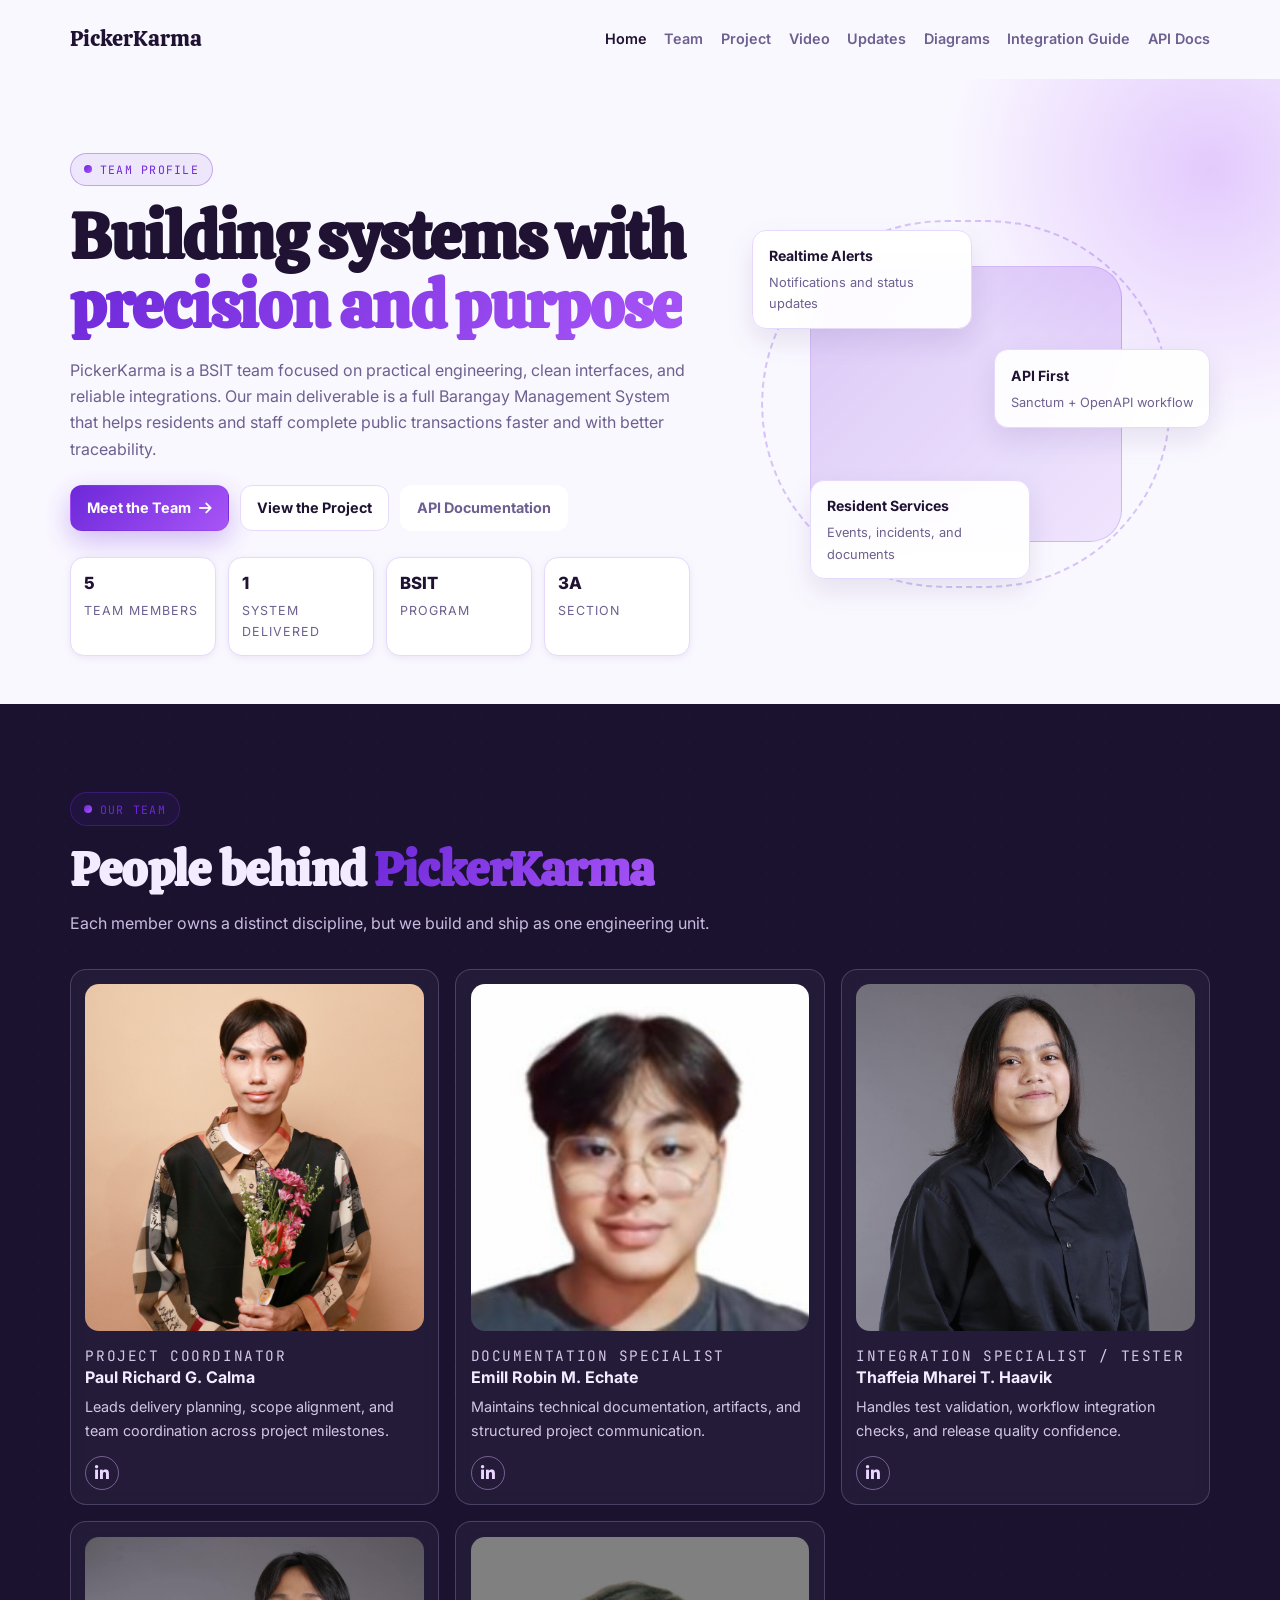
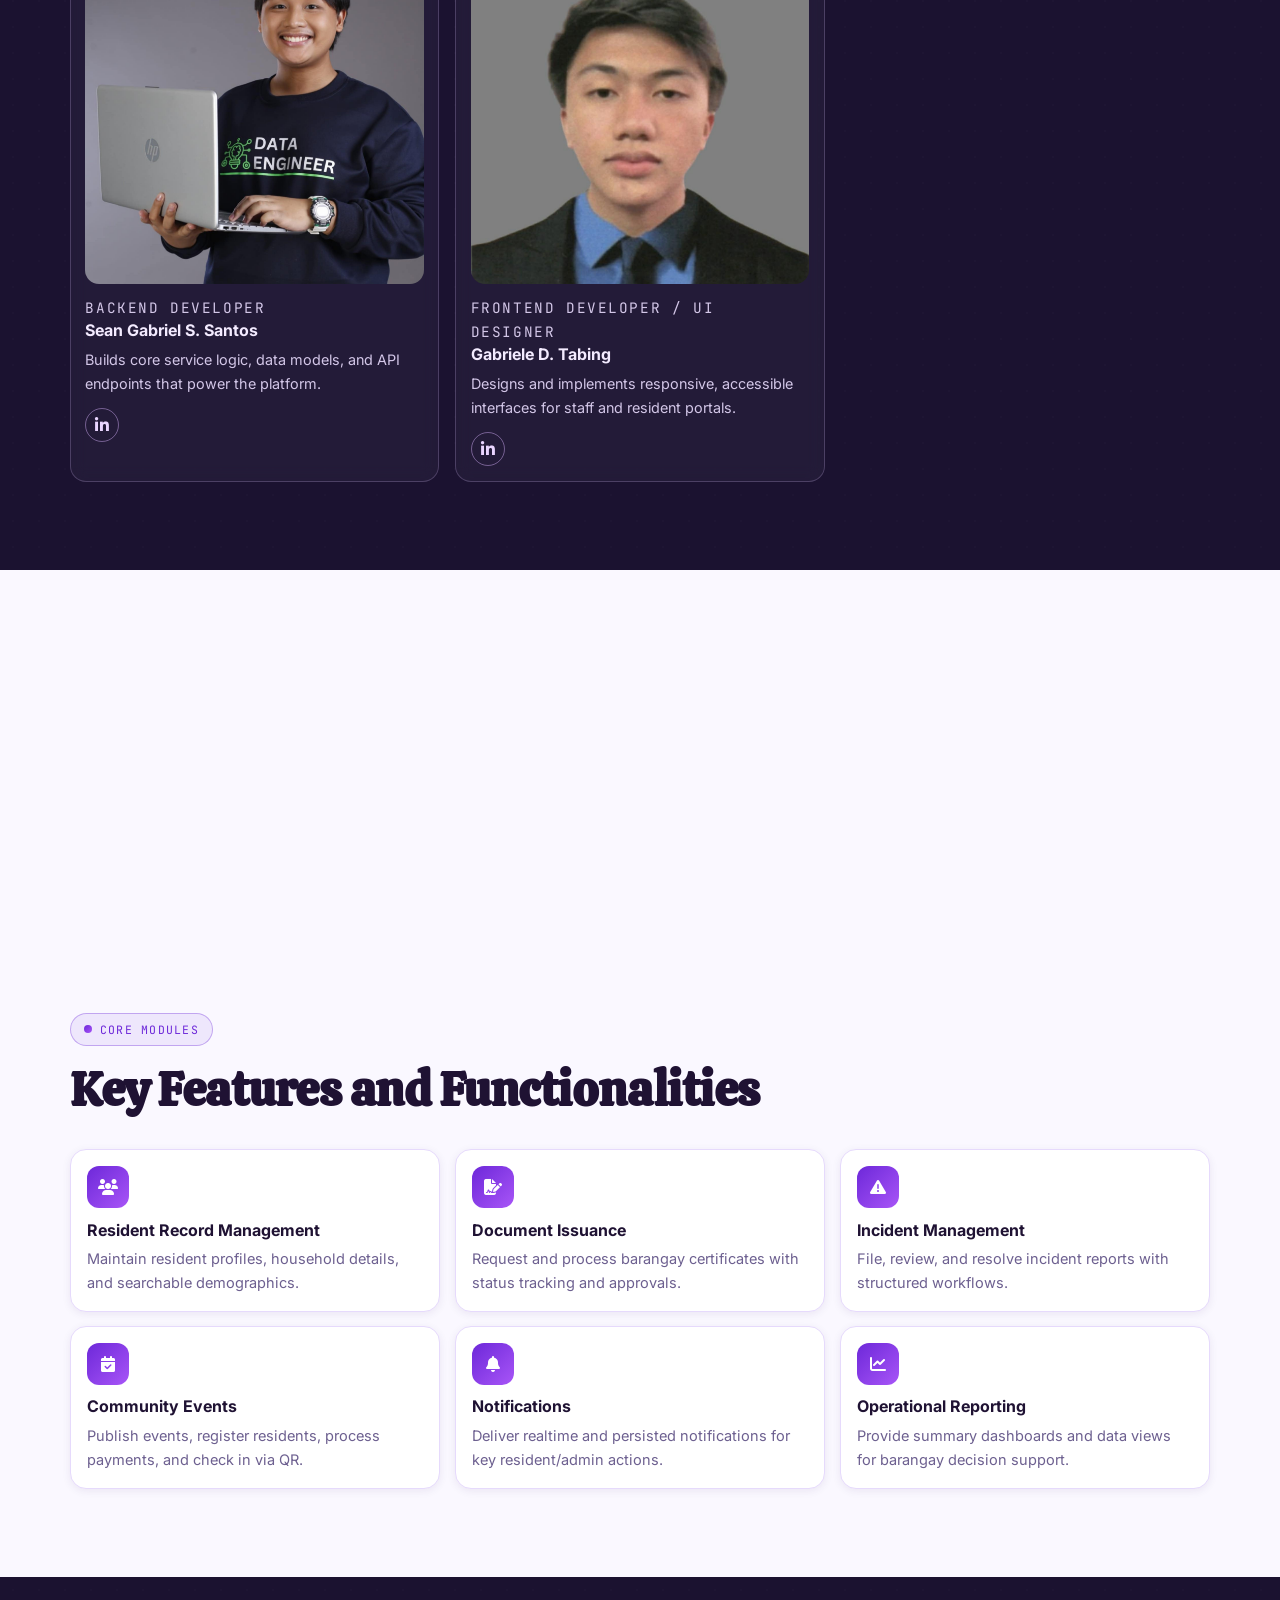
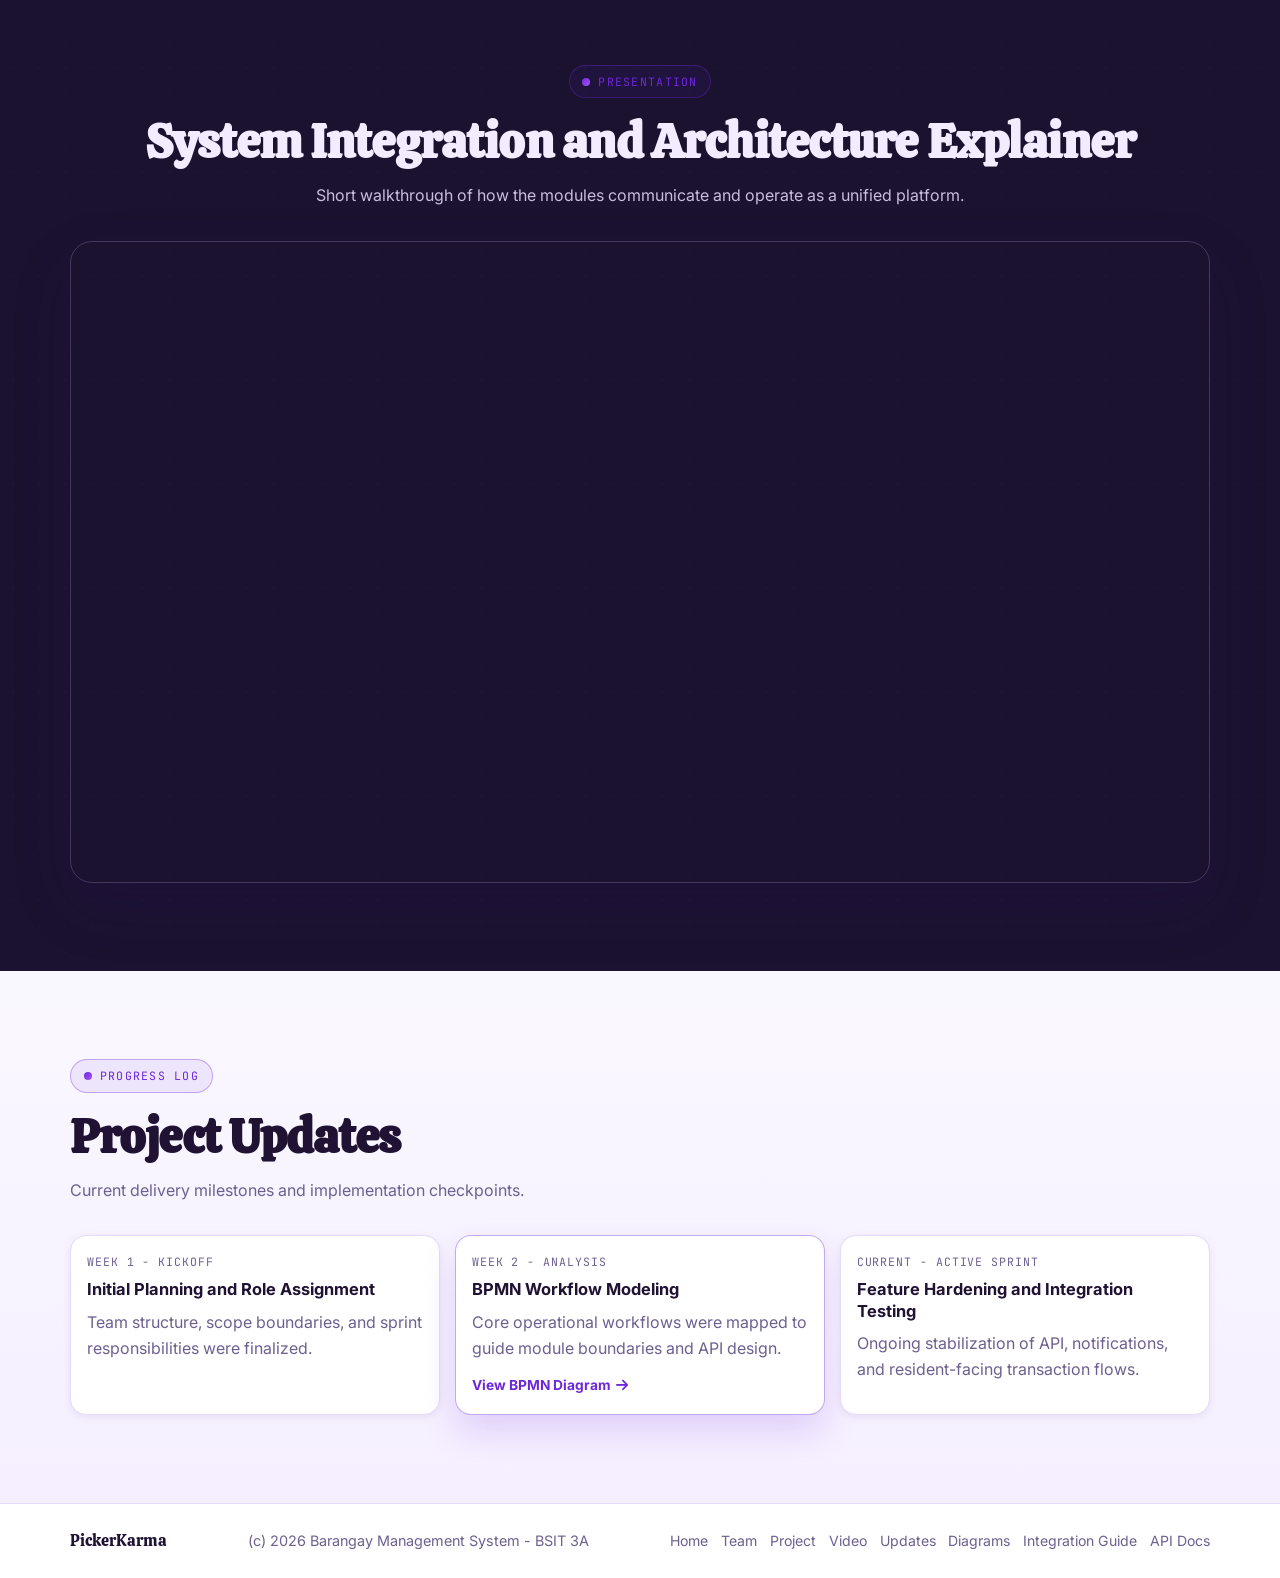
<file: index.html>
<!DOCTYPE html>
<html lang="en">
<head>
    <meta charset="UTF-8">
    <meta name="viewport" content="width=device-width, initial-scale=1.0">
    <title>PickerKarma - Team Website</title>
    <link rel="preconnect" href="https://fonts.googleapis.com">
    <link rel="preconnect" href="https://fonts.gstatic.com" crossorigin>
    <link href="https://fonts.googleapis.com/css2?family=Calistoga&family=Inter:wght@400;500;600;700;800&family=JetBrains+Mono:wght@400;500&display=swap" rel="stylesheet">
    <link rel="stylesheet" href="https://cdnjs.cloudflare.com/ajax/libs/font-awesome/6.5.2/css/all.min.css" crossorigin="anonymous" referrerpolicy="no-referrer">
    <link rel="stylesheet" href="app.css">
</head>
<body class="page-home">
    <header class="site-header" id="siteHeader">
        <div class="container header-inner">
            <a class="brand" href="#home">PickerKarma</a>
            <button class="menu-toggle" id="menuToggle" aria-label="Toggle navigation" aria-expanded="false" aria-controls="siteNav">
                <i class="fa-solid fa-bars" aria-hidden="true"></i>
            </button>
            <nav class="nav" id="siteNav" aria-label="Main navigation">
                <a class="nav-link" href="#home">Home</a>
                <a class="nav-link" href="#team">Team</a>
                <a class="nav-link" href="#project">Project</a>
                <a class="nav-link" href="#video">Video</a>
                <a class="nav-link" href="#updates">Updates</a>
                <a class="nav-link" href="c4-diagrams.html">Diagrams</a>
                <a class="nav-link" href="integration-guidelines.html">Integration Guide</a>
                <a class="nav-link" href="api-docs.html">API Docs</a>
            </nav>
        </div>
    </header>

    <main>
        <section id="home" class="hero anchor">
            <div class="container hero-grid">
                <div class="reveal">
                    <div class="section-label">
                        <span class="label-dot pulsing-dot"></span>
                        <span>Team Profile</span>
                    </div>
                    <h1 class="hero-title">Building systems with <span class="gradient-text">precision and purpose</span></h1>
                    <p class="hero-copy">
                        PickerKarma is a BSIT team focused on practical engineering, clean interfaces, and reliable integrations.
                        Our main deliverable is a full Barangay Management System that helps residents and staff complete public
                        transactions faster and with better traceability.
                    </p>
                    <div class="hero-actions">
                        <a class="btn btn-primary" href="#team">Meet the Team <i class="fa-solid fa-arrow-right"></i></a>
                        <a class="btn btn-outline" href="#project">View the Project</a>
                        <a class="btn btn-ghost" href="api-docs.html">API Documentation</a>
                    </div>
                    <div class="hero-stats">
                        <article class="stat-card">
                            <p class="stat-number">5</p>
                            <p class="stat-label">Team Members</p>
                        </article>
                        <article class="stat-card">
                            <p class="stat-number">1</p>
                            <p class="stat-label">System Delivered</p>
                        </article>
                        <article class="stat-card">
                            <p class="stat-number">BSIT</p>
                            <p class="stat-label">Program</p>
                        </article>
                        <article class="stat-card">
                            <p class="stat-number">3A</p>
                            <p class="stat-label">Section</p>
                        </article>
                    </div>
                </div>

                <div class="hero-visual reveal" aria-hidden="true">
                    <div class="ring"></div>
                    <div class="orb"></div>
                    <article class="floating-card float-a">
                        <p class="floating-title">Realtime Alerts</p>
                        <p class="floating-text">Notifications and status updates</p>
                    </article>
                    <article class="floating-card float-b">
                        <p class="floating-title">API First</p>
                        <p class="floating-text">Sanctum + OpenAPI workflow</p>
                    </article>
                    <article class="floating-card float-c">
                        <p class="floating-title">Resident Services</p>
                        <p class="floating-text">Events, incidents, and documents</p>
                    </article>
                </div>
            </div>
        </section>

        <section id="team" class="team-section dark-section anchor">
            <div class="container">
                <div class="section-head reveal">
                    <div class="section-label">
                        <span class="label-dot"></span>
                        <span>Our Team</span>
                    </div>
                    <h2>People behind <span class="gradient-text">PickerKarma</span></h2>
                    <p>Each member owns a distinct discipline, but we build and ship as one engineering unit.</p>
                </div>

                <div class="team-grid">
                    <article class="team-card reveal">
                        <img class="team-photo" src="assets/IMG_2809.jpg" alt="Paul Richard G. Calma">
                        <div class="team-meta">
                            <p class="team-role">Project Coordinator</p>
                            <h3>Paul Richard G. Calma</h3>
                            <p>Leads delivery planning, scope alignment, and team coordination across project milestones.</p>
                        </div>
                        <a class="social-link" href="https://www.linkedin.com/in/paul-richard-calma-106516280/" aria-label="LinkedIn profile of Paul Richard G. Calma">
                            <i class="fa-brands fa-linkedin-in" aria-hidden="true"></i>
                        </a>
                    </article>

                    <article class="team-card reveal">
                        <img class="team-photo" src="assets/848d51dc-2d52-466f-a133-e1cafc0bf929.jpg" alt="Emill Robin M. Echate">
                        <div class="team-meta">
                            <p class="team-role">Documentation Specialist</p>
                            <h3>Emill Robin M. Echate</h3>
                            <p>Maintains technical documentation, artifacts, and structured project communication.</p>
                        </div>
                        <a class="social-link" href="https://www.linkedin.com/in/emill-robin-echate-a966a9378" aria-label="LinkedIn profile of Emill Robin M. Echate">
                            <i class="fa-brands fa-linkedin-in" aria-hidden="true"></i>
                        </a>
                    </article>

                    <article class="team-card reveal">
                        <img class="team-photo" src="assets/1771914743929.jpg" alt="Thaffeia Mharei T. Haavik">
                        <div class="team-meta">
                            <p class="team-role">Integration Specialist / Tester</p>
                            <h3>Thaffeia Mharei T. Haavik</h3>
                            <p>Handles test validation, workflow integration checks, and release quality confidence.</p>
                        </div>
                        <a class="social-link" href="https://www.linkedin.com/in/thaffeia-mharei-haavik-644126378/" aria-label="LinkedIn profile of Thaffeia Mharei T. Haavik">
                            <i class="fa-brands fa-linkedin-in" aria-hidden="true"></i>
                        </a>
                    </article>

                    <article class="team-card reveal">
                        <img class="team-photo" src="assets/9a53b880-c4ac-4d8d-8922-d111a23d53e0.jpg" alt="Sean Gabriel S. Santos">
                        <div class="team-meta">
                            <p class="team-role">Backend Developer</p>
                            <h3>Sean Gabriel S. Santos</h3>
                            <p>Builds core service logic, data models, and API endpoints that power the platform.</p>
                        </div>
                        <a class="social-link" href="https://www.linkedin.com/in/sean-gabriel-santos-039b31377/" aria-label="LinkedIn profile of Sean Gabriel S. Santos">
                            <i class="fa-brands fa-linkedin-in" aria-hidden="true"></i>
                        </a>
                    </article>

                    <article class="team-card reveal">
                        <img class="team-photo" src="assets/6cbefebb-29b0-4d14-a550-cc763c98fbdc.jpg" alt="Gabriele D. Tabing">
                        <div class="team-meta">
                            <p class="team-role">Frontend Developer / UI Designer</p>
                            <h3>Gabriele D. Tabing</h3>
                            <p>Designs and implements responsive, accessible interfaces for staff and resident portals.</p>
                        </div>
                        <a class="social-link" href="https://www.linkedin.com/in/gabriele-tabing-5a991a358/" aria-label="LinkedIn profile of Gabriele D. Tabing">
                            <i class="fa-brands fa-linkedin-in" aria-hidden="true"></i>
                        </a>
                    </article>
                </div>
            </div>
        </section>

        <section id="project" class="project-section anchor">
            <div class="container">
                <div class="project-grid">
                    <div class="project-copy reveal">
                        <div class="section-label">
                            <span class="label-dot"></span>
                            <span>Project Overview</span>
                        </div>
                        <h2>Barangay Management System</h2>
                        <p>
                            The system centralizes resident management, service requests, community events, and reporting into
                            one operational platform. It reduces manual paperwork and helps barangay staff process requests with
                            predictable workflows.
                        </p>
                        <p>
                            Our implementation includes resident and admin modules, API integrations, payment workflow support,
                            and notification channels designed for real deployment scenarios.
                        </p>
                    </div>
                    <aside class="project-panel reveal">
                        <h3>System Stack Snapshot</h3>
                        <ul>
                            <li><span>Backend</span><strong>Laravel + Sanctum</strong></li>
                            <li><span>Realtime</span><strong>Pusher / Echo</strong></li>
                            <li><span>Payments</span><strong>Stripe</strong></li>
                            <li><span>Email</span><strong>Mailtrap</strong></li>
                            <li><span>API Docs</span><strong>OpenAPI 3</strong></li>
                        </ul>
                    </aside>
                </div>

                <div class="section-head reveal">
                    <div class="section-label">
                        <span class="label-dot"></span>
                        <span>Core Modules</span>
                    </div>
                    <h2>Key Features and Functionalities</h2>
                </div>

                <div class="feature-grid">
                    <article class="feature-card reveal">
                        <div class="feature-icon"><i class="fa-solid fa-users"></i></div>
                        <h3>Resident Record Management</h3>
                        <p>Maintain resident profiles, household details, and searchable demographics.</p>
                    </article>
                    <article class="feature-card reveal">
                        <div class="feature-icon"><i class="fa-solid fa-file-signature"></i></div>
                        <h3>Document Issuance</h3>
                        <p>Request and process barangay certificates with status tracking and approvals.</p>
                    </article>
                    <article class="feature-card reveal">
                        <div class="feature-icon"><i class="fa-solid fa-triangle-exclamation"></i></div>
                        <h3>Incident Management</h3>
                        <p>File, review, and resolve incident reports with structured workflows.</p>
                    </article>
                    <article class="feature-card reveal">
                        <div class="feature-icon"><i class="fa-solid fa-calendar-check"></i></div>
                        <h3>Community Events</h3>
                        <p>Publish events, register residents, process payments, and check in via QR.</p>
                    </article>
                    <article class="feature-card reveal">
                        <div class="feature-icon"><i class="fa-solid fa-bell"></i></div>
                        <h3>Notifications</h3>
                        <p>Deliver realtime and persisted notifications for key resident/admin actions.</p>
                    </article>
                    <article class="feature-card reveal">
                        <div class="feature-icon"><i class="fa-solid fa-chart-line"></i></div>
                        <h3>Operational Reporting</h3>
                        <p>Provide summary dashboards and data views for barangay decision support.</p>
                    </article>
                </div>
            </div>
        </section>

        <section id="video" class="video-section dark-section anchor">
            <div class="container">
                <div class="section-head reveal centered">
                    <div class="section-label">
                        <span class="label-dot pulsing-dot"></span>
                        <span>Presentation</span>
                    </div>
                    <h2>System Integration and Architecture Explainer</h2>
                    <p>Short walkthrough of how the modules communicate and operate as a unified platform.</p>
                </div>
                <div class="video-frame reveal">
                    <iframe src="https://www.youtube.com/embed/aYRytyuGjwA?rel=0&modestbranding=1"
                        title="PickerKarma System Integration and Architecture Final Explainer Video"
                        allow="accelerometer; autoplay; clipboard-write; encrypted-media; gyroscope; picture-in-picture; web-share"
                        allowfullscreen></iframe>
                </div>
            </div>
        </section>

        <section id="updates" class="updates-section anchor">
            <div class="container">
                <div class="section-head reveal">
                    <div class="section-label">
                        <span class="label-dot"></span>
                        <span>Progress Log</span>
                    </div>
                    <h2>Project Updates</h2>
                    <p>Current delivery milestones and implementation checkpoints.</p>
                </div>

                <div class="update-grid">
                    <article class="update-card reveal">
                        <p class="update-meta">Week 1 - Kickoff</p>
                        <h3>Initial Planning and Role Assignment</h3>
                        <p>Team structure, scope boundaries, and sprint responsibilities were finalized.</p>
                    </article>
                    <article class="update-card reveal featured-update">
                        <p class="update-meta">Week 2 - Analysis</p>
                        <h3>BPMN Workflow Modeling</h3>
                        <p>Core operational workflows were mapped to guide module boundaries and API design.</p>
                        <a class="mini-link" href="bpmn-diagram.html">View BPMN Diagram <i class="fa-solid fa-arrow-right"></i></a>
                    </article>
                    <article class="update-card reveal">
                        <p class="update-meta">Current - Active Sprint</p>
                        <h3>Feature Hardening and Integration Testing</h3>
                        <p>Ongoing stabilization of API, notifications, and resident-facing transaction flows.</p>
                    </article>
                </div>
            </div>
        </section>
    </main>

    <footer class="site-footer">
        <div class="container footer-inner">
            <p class="footer-brand">PickerKarma</p>
            <p class="footer-copy">(c) 2026 Barangay Management System - BSIT 3A</p>
            <nav class="footer-nav" aria-label="Footer navigation">
                <a href="#home">Home</a>
                <a href="#team">Team</a>
                <a href="#project">Project</a>
                <a href="#video">Video</a>
                <a href="#updates">Updates</a>
                <a href="c4-diagrams.html">Diagrams</a>
                <a href="integration-guidelines.html">Integration Guide</a>
                <a href="api-docs.html">API Docs</a>
            </nav>
        </div>
    </footer>

    <script src="app.js" defer></script>
</body>
</html>
</file>
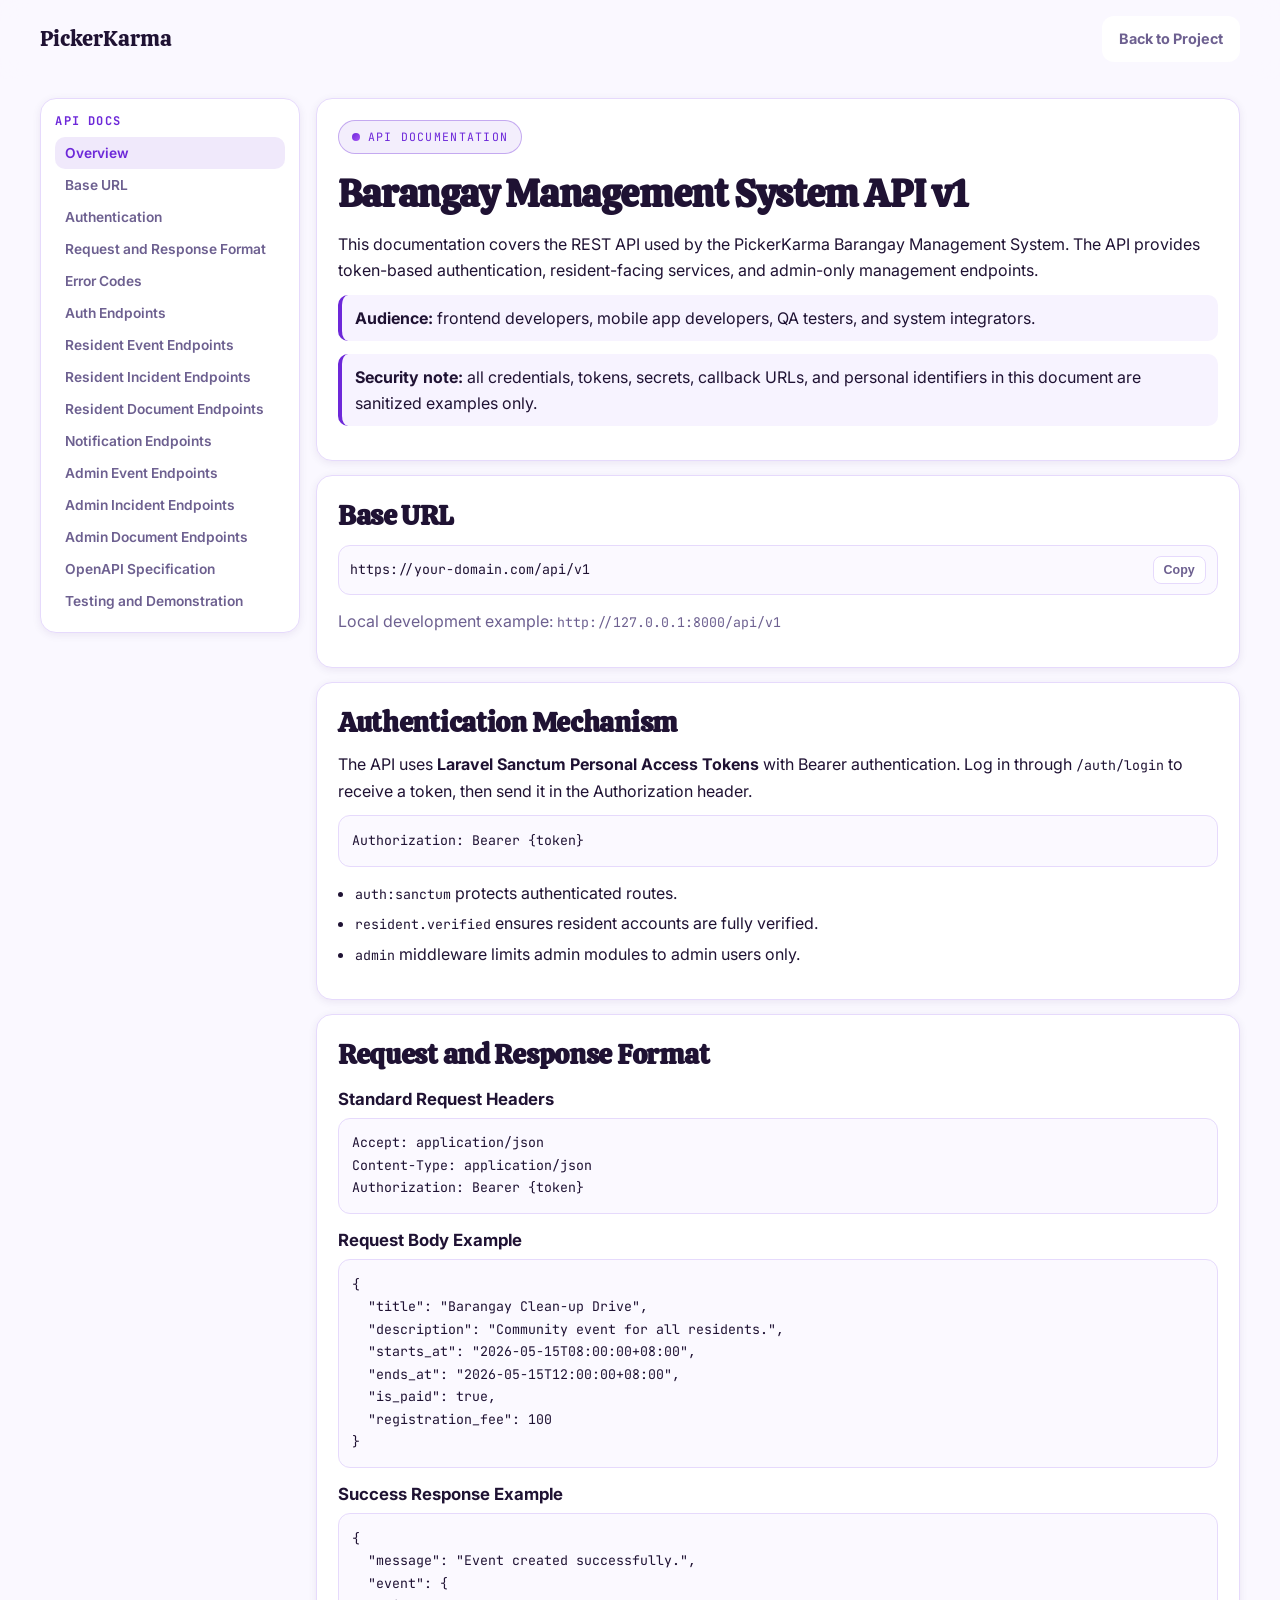
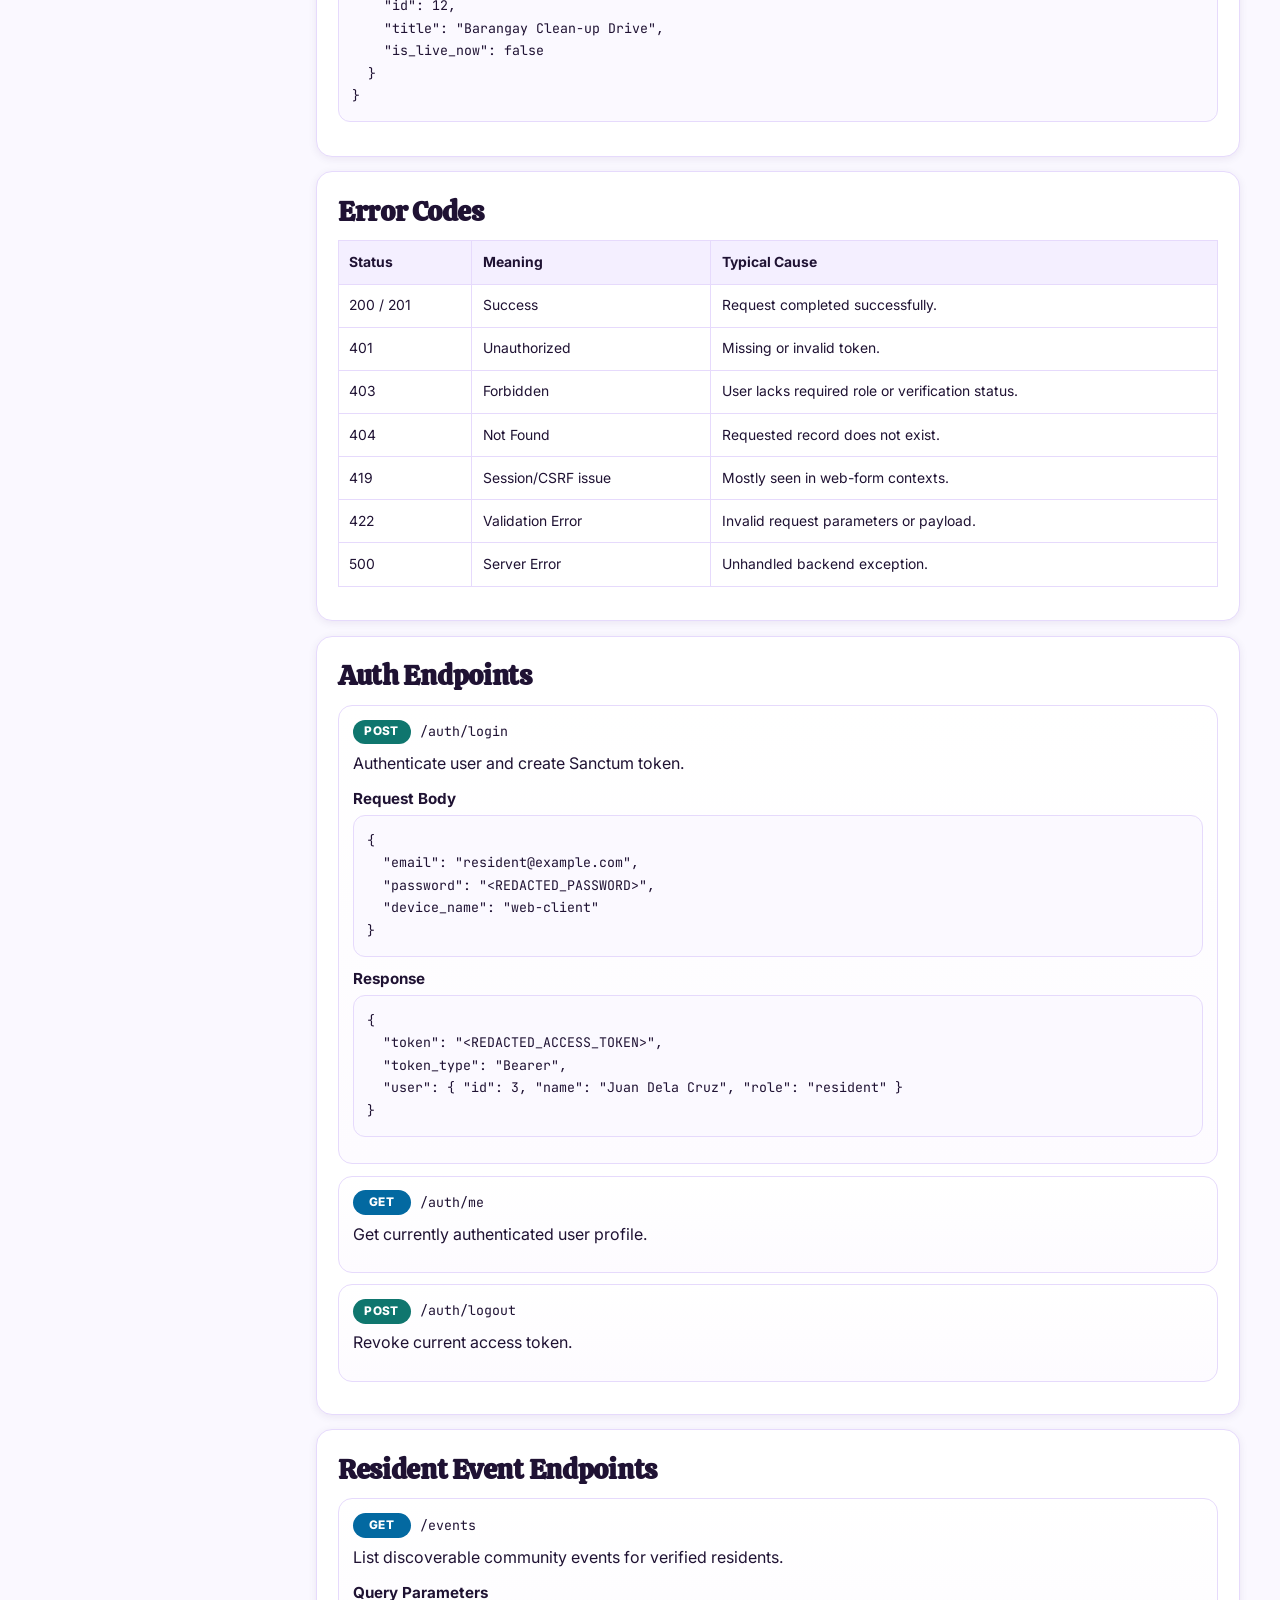
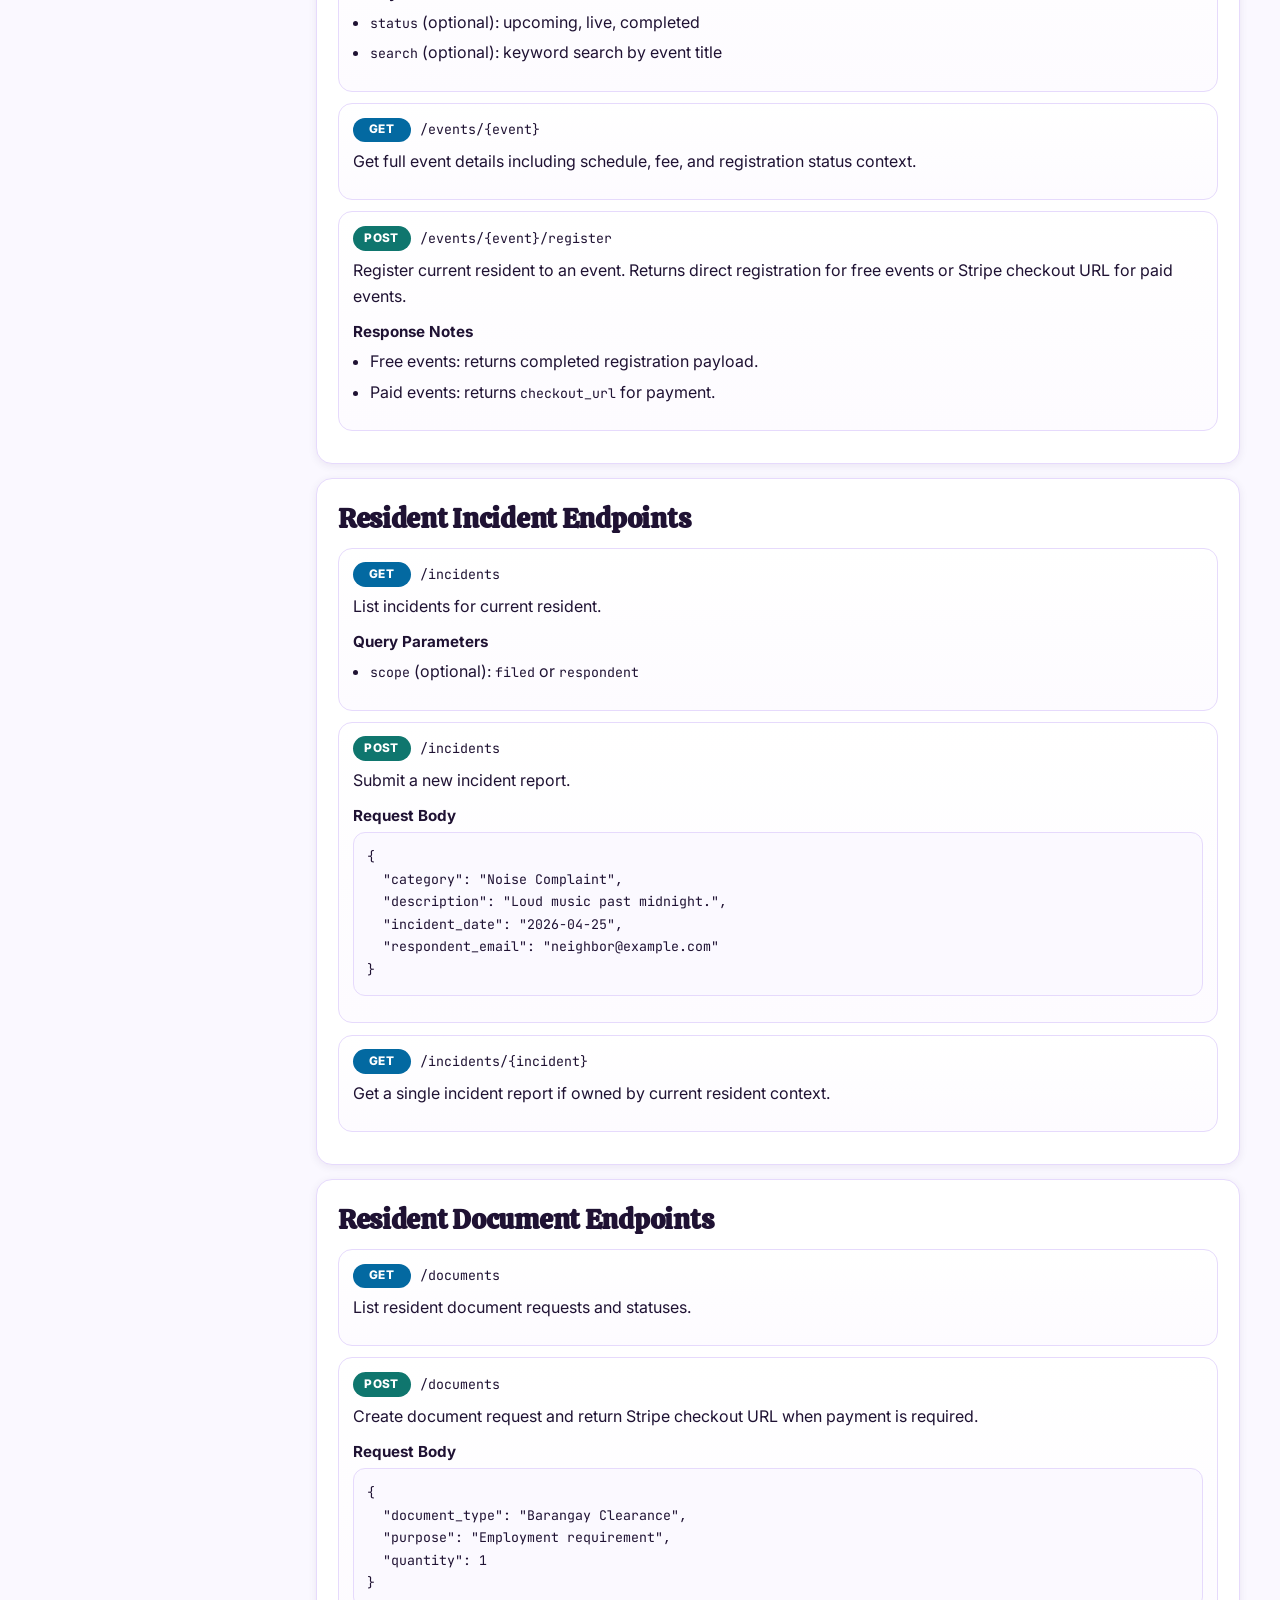
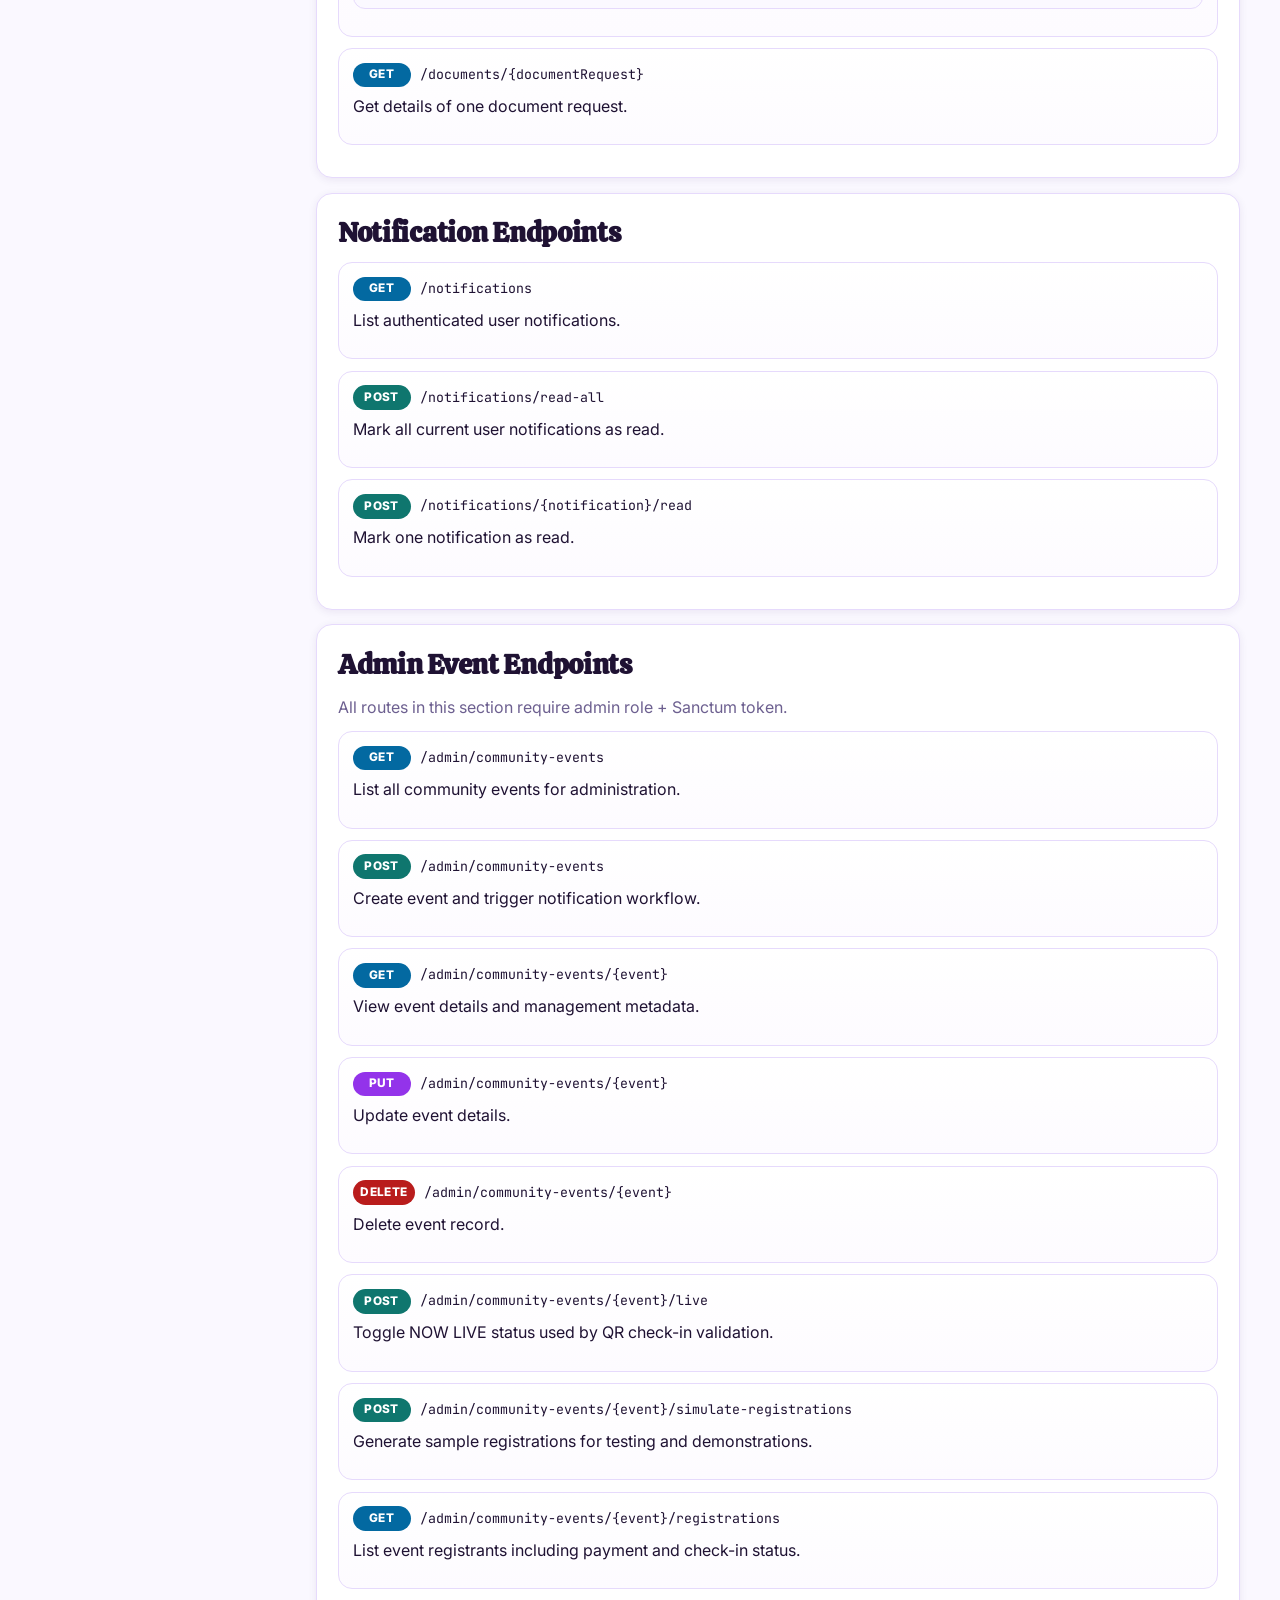
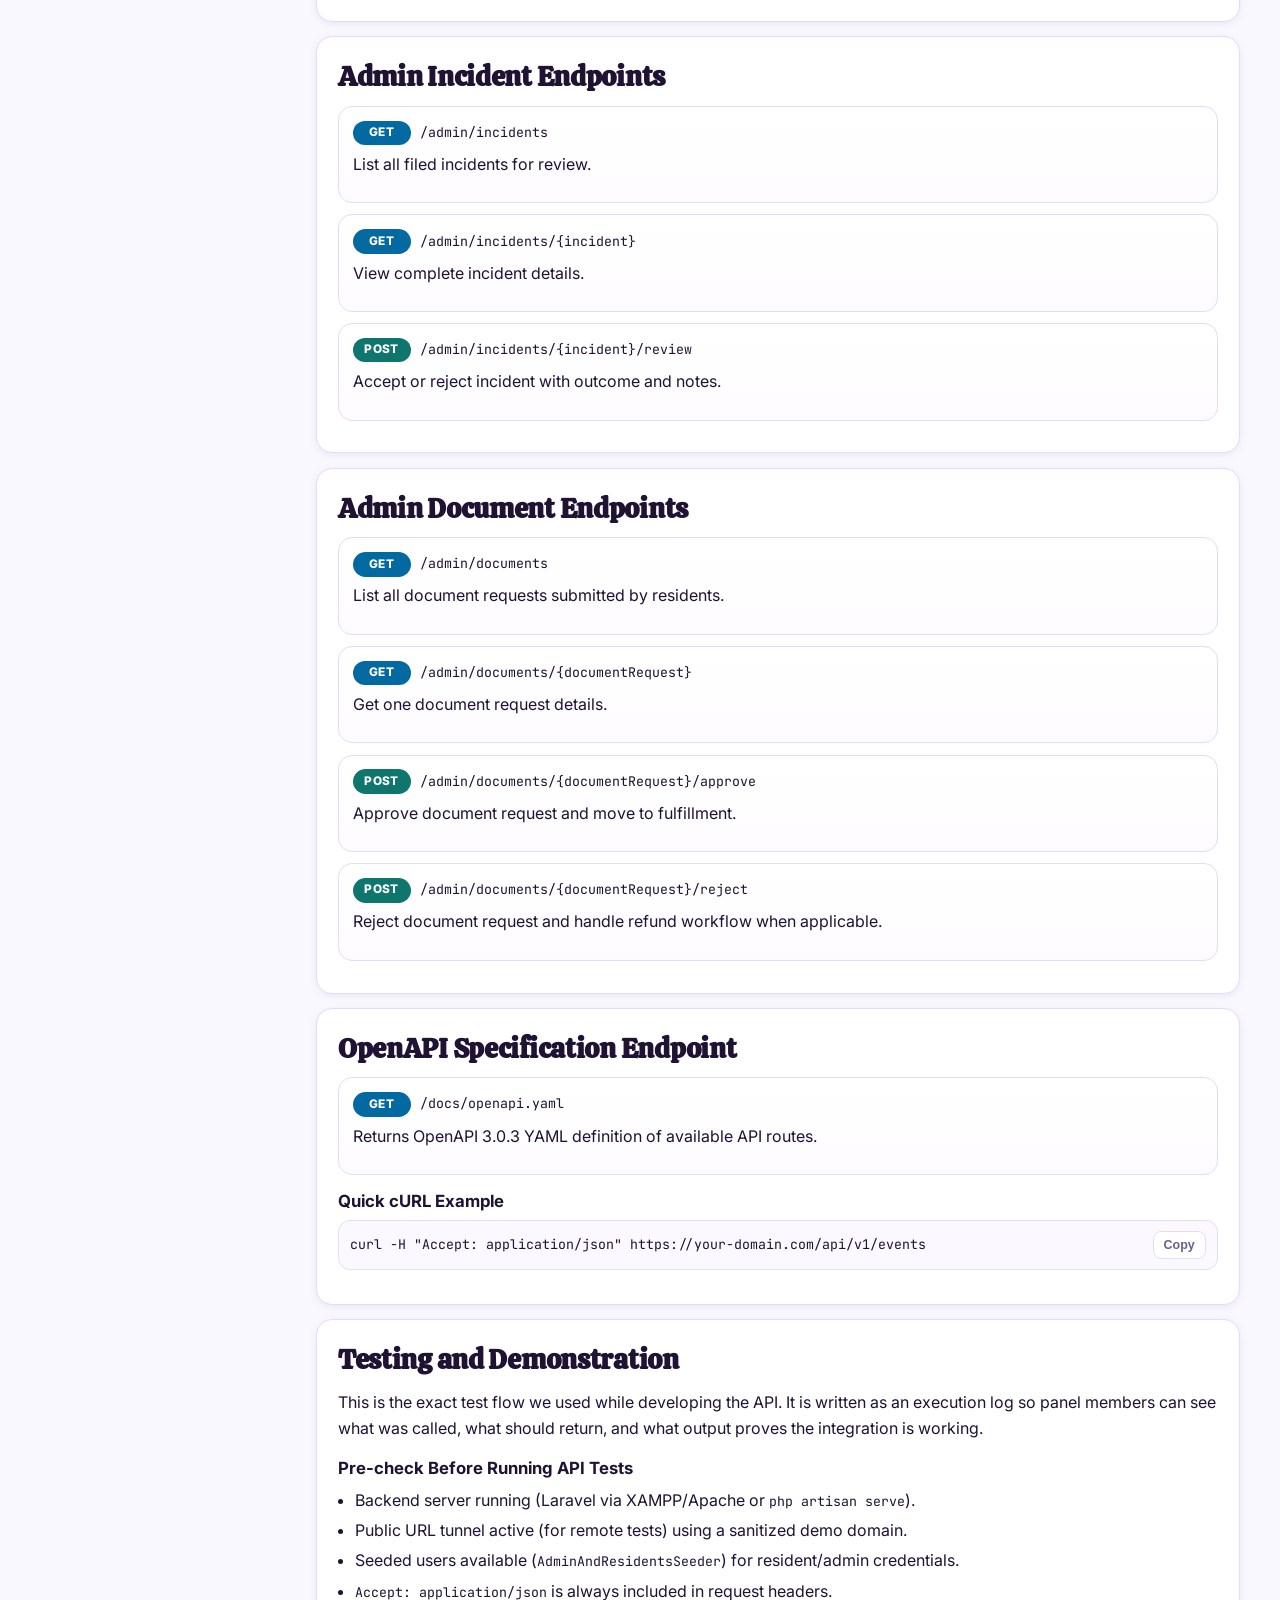
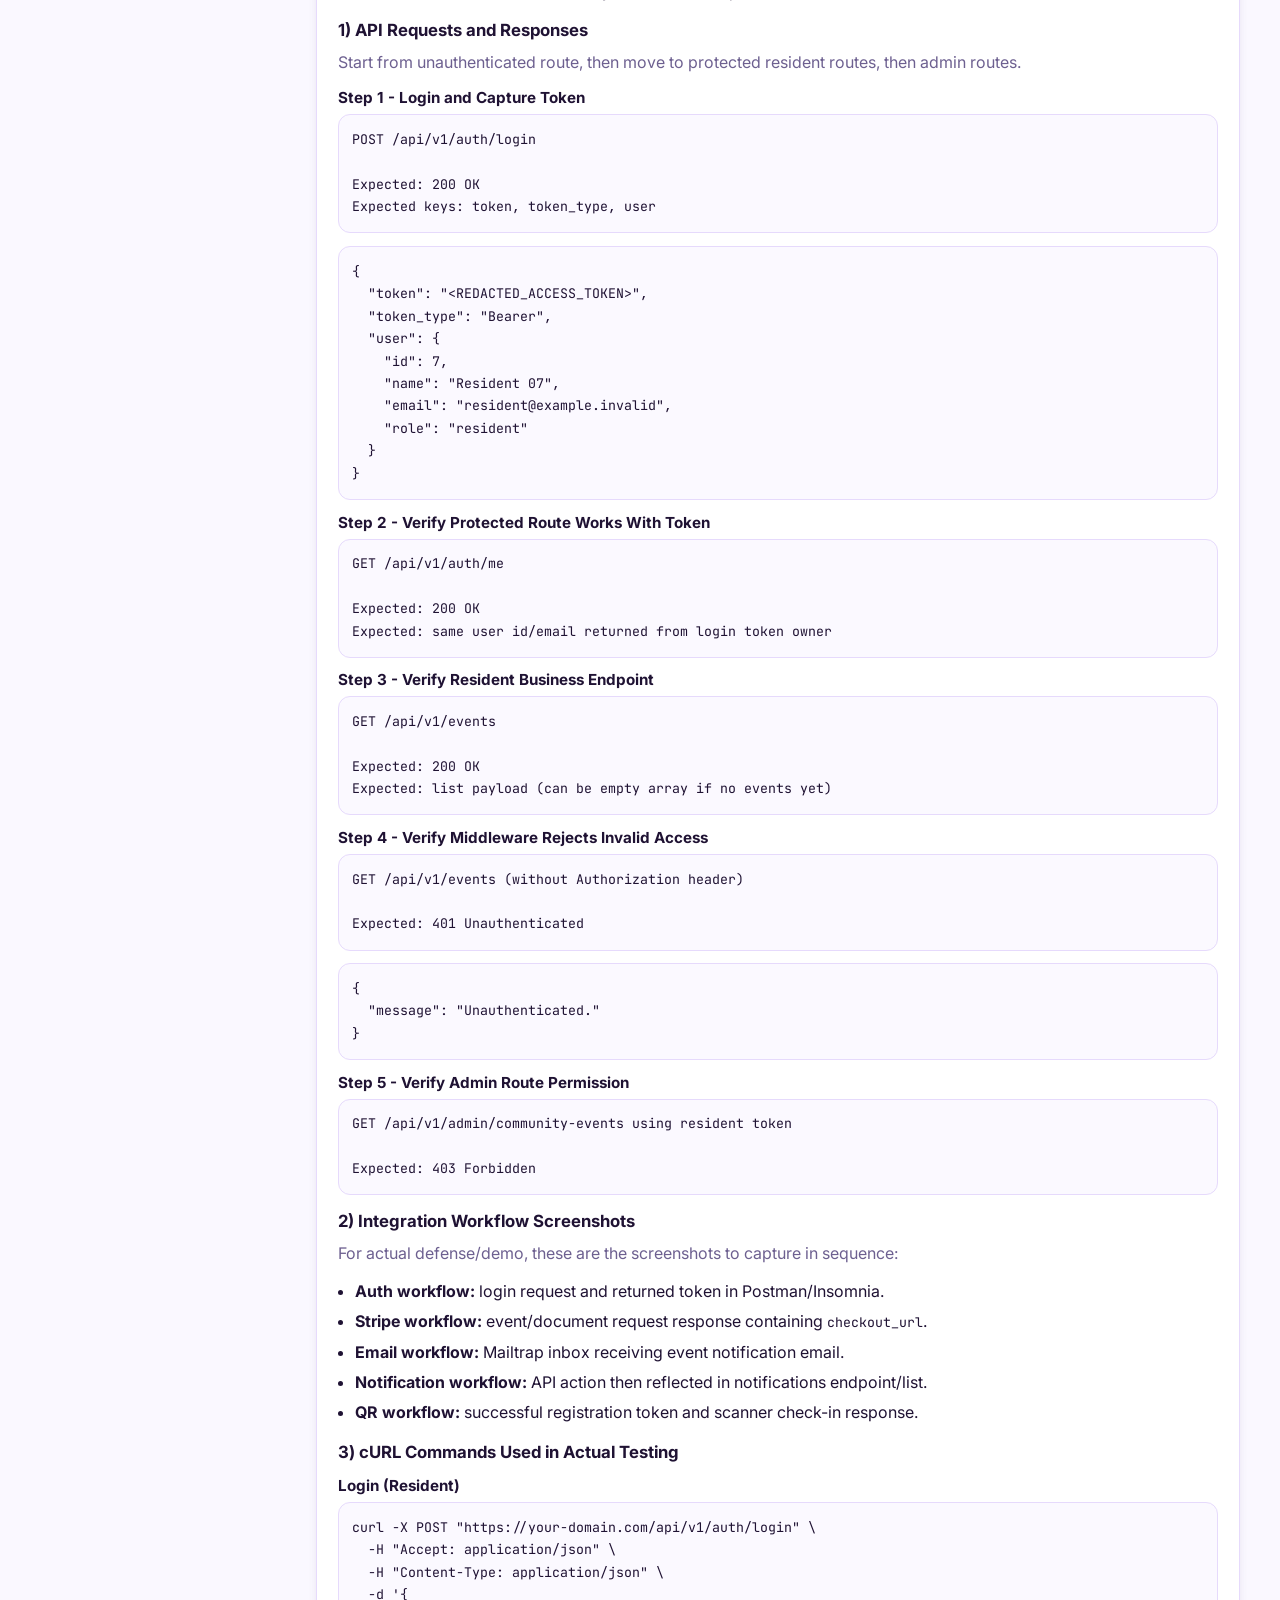
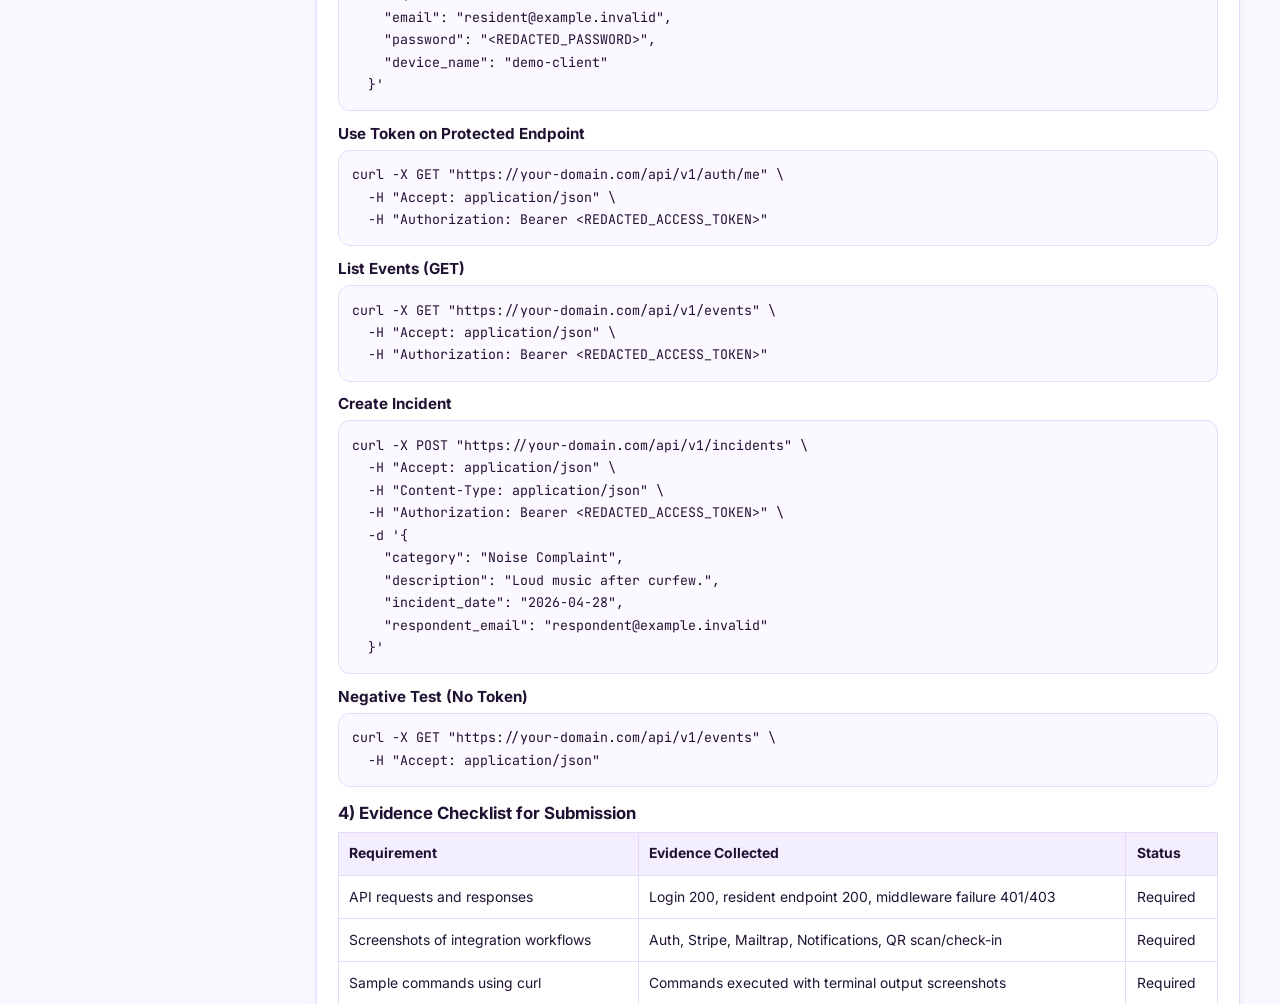
<file: api-docs.html>
<!DOCTYPE html>
<html lang="en">

<head>
    <meta charset="UTF-8">
    <meta name="viewport" content="width=device-width, initial-scale=1.0">
    <title>PickerKarma API Documentation</title>
    <link rel="preconnect" href="https://fonts.googleapis.com">
    <link rel="preconnect" href="https://fonts.gstatic.com" crossorigin>
    <link href="https://fonts.googleapis.com/css2?family=Calistoga&family=Inter:wght@400;500;600;700;800&family=JetBrains+Mono:wght@400;500&display=swap" rel="stylesheet">
    <link rel="stylesheet" href="https://cdnjs.cloudflare.com/ajax/libs/font-awesome/6.5.2/css/all.min.css"
        crossorigin="anonymous" referrerpolicy="no-referrer">
    <link rel="stylesheet" href="app.css">
</head>

<body class="page-docs">
    <header class="docs-topbar">
        <div class="docs-wrap topbar-inner">
            <a href="index.html" class="brand">PickerKarma</a>
            <div class="topbar-actions">
                <a href="index.html#project" class="btn btn-ghost">Back to Project</a>
            </div>
        </div>
    </header>

    <div class="docs-wrap docs-layout">
        <aside class="docs-sidebar" aria-label="Documentation sections">
            <h2 class="sidebar-title">API Docs</h2>
            <nav>
                <a class="side-link" href="#overview">Overview</a>
                <a class="side-link" href="#base-url">Base URL</a>
                <a class="side-link" href="#auth">Authentication</a>
                <a class="side-link" href="#formats">Request and Response Format</a>
                <a class="side-link" href="#errors">Error Codes</a>
                <a class="side-link" href="#auth-endpoints">Auth Endpoints</a>
                <a class="side-link" href="#resident-events">Resident Event Endpoints</a>
                <a class="side-link" href="#resident-incidents">Resident Incident Endpoints</a>
                <a class="side-link" href="#resident-documents">Resident Document Endpoints</a>
                <a class="side-link" href="#notifications">Notification Endpoints</a>
                <a class="side-link" href="#admin-events">Admin Event Endpoints</a>
                <a class="side-link" href="#admin-incidents">Admin Incident Endpoints</a>
                <a class="side-link" href="#admin-documents">Admin Document Endpoints</a>
                <a class="side-link" href="#openapi">OpenAPI Specification</a>
                <a class="side-link" href="#testing-demonstration">Testing and Demonstration</a>
            </nav>
        </aside>

        <main class="docs-content">
            <section id="overview" class="doc-section">
                <div class="section-label">
                    <span class="label-dot pulsing-dot"></span>
                    <span>API Documentation</span>
                </div>
                <h1>Barangay Management System API v1</h1>
                <p>
                    This documentation covers the REST API used by the PickerKarma Barangay Management System. The API
                    provides token-based authentication, resident-facing services, and admin-only management endpoints.
                </p>
                <div class="note">
                    <strong>Audience:</strong> frontend developers, mobile app developers, QA testers, and system
                    integrators.
                </div>
                <div class="note">
                    <strong>Security note:</strong> all credentials, tokens, secrets, callback URLs, and personal identifiers in this document are sanitized examples only.
                </div>
            </section>

            <section id="base-url" class="doc-section">
                <h2>Base URL</h2>
                <div class="code-row">
                    <code>https://your-domain.com/api/v1</code>
                    <button class="copy-btn" data-copy="https://your-domain.com/api/v1">Copy</button>
                </div>
                <p class="muted">
                    Local development example: <code>http://127.0.0.1:8000/api/v1</code>
                </p>
            </section>

            <section id="auth" class="doc-section">
                <h2>Authentication Mechanism</h2>
                <p>
                    The API uses <strong>Laravel Sanctum Personal Access Tokens</strong> with Bearer authentication.
                    Log in through <code>/auth/login</code> to receive a token, then send it in the Authorization
                    header.
                </p>
                <div class="code-block">
                    <pre><code>Authorization: Bearer {token}</code></pre>
                </div>
                <ul>
                    <li><code>auth:sanctum</code> protects authenticated routes.</li>
                    <li><code>resident.verified</code> ensures resident accounts are fully verified.</li>
                    <li><code>admin</code> middleware limits admin modules to admin users only.</li>
                </ul>
            </section>

            <section id="formats" class="doc-section">
                <h2>Request and Response Format</h2>
                <h3>Standard Request Headers</h3>
                <div class="code-block">
                    <pre><code>Accept: application/json
Content-Type: application/json
Authorization: Bearer {token}</code></pre>
                </div>

                <h3>Request Body Example</h3>
                <div class="code-block">
                    <pre><code>{
  "title": "Barangay Clean-up Drive",
  "description": "Community event for all residents.",
  "starts_at": "2026-05-15T08:00:00+08:00",
  "ends_at": "2026-05-15T12:00:00+08:00",
  "is_paid": true,
  "registration_fee": 100
}</code></pre>
                </div>

                <h3>Success Response Example</h3>
                <div class="code-block">
                    <pre><code>{
  "message": "Event created successfully.",
  "event": {
    "id": 12,
    "title": "Barangay Clean-up Drive",
    "is_live_now": false
  }
}</code></pre>
                </div>
            </section>

            <section id="errors" class="doc-section">
                <h2>Error Codes</h2>
                <div class="table-wrap">
                    <table>
                        <thead>
                            <tr>
                                <th>Status</th>
                                <th>Meaning</th>
                                <th>Typical Cause</th>
                            </tr>
                        </thead>
                        <tbody>
                            <tr>
                                <td>200 / 201</td>
                                <td>Success</td>
                                <td>Request completed successfully.</td>
                            </tr>
                            <tr>
                                <td>401</td>
                                <td>Unauthorized</td>
                                <td>Missing or invalid token.</td>
                            </tr>
                            <tr>
                                <td>403</td>
                                <td>Forbidden</td>
                                <td>User lacks required role or verification status.</td>
                            </tr>
                            <tr>
                                <td>404</td>
                                <td>Not Found</td>
                                <td>Requested record does not exist.</td>
                            </tr>
                            <tr>
                                <td>419</td>
                                <td>Session/CSRF issue</td>
                                <td>Mostly seen in web-form contexts.</td>
                            </tr>
                            <tr>
                                <td>422</td>
                                <td>Validation Error</td>
                                <td>Invalid request parameters or payload.</td>
                            </tr>
                            <tr>
                                <td>500</td>
                                <td>Server Error</td>
                                <td>Unhandled backend exception.</td>
                            </tr>
                        </tbody>
                    </table>
                </div>
            </section>

            <section id="auth-endpoints" class="doc-section">
                <h2>Auth Endpoints</h2>

                <article class="endpoint">
                    <div class="endpoint-head">
                        <span class="method post">POST</span>
                        <code>/auth/login</code>
                    </div>
                    <p>Authenticate user and create Sanctum token.</p>
                    <h4>Request Body</h4>
                    <div class="code-block">
                        <pre><code>{
  "email": "resident@example.com",
  "password": "&lt;REDACTED_PASSWORD&gt;",
  "device_name": "web-client"
}</code></pre>
                    </div>
                    <h4>Response</h4>
                    <div class="code-block">
                        <pre><code>{
  "token": "&lt;REDACTED_ACCESS_TOKEN&gt;",
  "token_type": "Bearer",
  "user": { "id": 3, "name": "Juan Dela Cruz", "role": "resident" }
}</code></pre>
                    </div>
                </article>

                <article class="endpoint">
                    <div class="endpoint-head">
                        <span class="method get">GET</span>
                        <code>/auth/me</code>
                    </div>
                    <p>Get currently authenticated user profile.</p>
                </article>

                <article class="endpoint">
                    <div class="endpoint-head">
                        <span class="method post">POST</span>
                        <code>/auth/logout</code>
                    </div>
                    <p>Revoke current access token.</p>
                </article>
            </section>

            <section id="resident-events" class="doc-section">
                <h2>Resident Event Endpoints</h2>

                <article class="endpoint">
                    <div class="endpoint-head">
                        <span class="method get">GET</span>
                        <code>/events</code>
                    </div>
                    <p>List discoverable community events for verified residents.</p>
                    <h4>Query Parameters</h4>
                    <ul>
                        <li><code>status</code> (optional): upcoming, live, completed</li>
                        <li><code>search</code> (optional): keyword search by event title</li>
                    </ul>
                </article>

                <article class="endpoint">
                    <div class="endpoint-head">
                        <span class="method get">GET</span>
                        <code>/events/{event}</code>
                    </div>
                    <p>Get full event details including schedule, fee, and registration status context.</p>
                </article>

                <article class="endpoint">
                    <div class="endpoint-head">
                        <span class="method post">POST</span>
                        <code>/events/{event}/register</code>
                    </div>
                    <p>Register current resident to an event. Returns direct registration for free events or Stripe
                        checkout URL for paid events.</p>
                    <h4>Response Notes</h4>
                    <ul>
                        <li>Free events: returns completed registration payload.</li>
                        <li>Paid events: returns <code>checkout_url</code> for payment.</li>
                    </ul>
                </article>
            </section>

            <section id="resident-incidents" class="doc-section">
                <h2>Resident Incident Endpoints</h2>

                <article class="endpoint">
                    <div class="endpoint-head">
                        <span class="method get">GET</span>
                        <code>/incidents</code>
                    </div>
                    <p>List incidents for current resident.</p>
                    <h4>Query Parameters</h4>
                    <ul>
                        <li><code>scope</code> (optional): <code>filed</code> or <code>respondent</code></li>
                    </ul>
                </article>

                <article class="endpoint">
                    <div class="endpoint-head">
                        <span class="method post">POST</span>
                        <code>/incidents</code>
                    </div>
                    <p>Submit a new incident report.</p>
                    <h4>Request Body</h4>
                    <div class="code-block">
                        <pre><code>{
  "category": "Noise Complaint",
  "description": "Loud music past midnight.",
  "incident_date": "2026-04-25",
  "respondent_email": "neighbor@example.com"
}</code></pre>
                    </div>
                </article>

                <article class="endpoint">
                    <div class="endpoint-head">
                        <span class="method get">GET</span>
                        <code>/incidents/{incident}</code>
                    </div>
                    <p>Get a single incident report if owned by current resident context.</p>
                </article>
            </section>

            <section id="resident-documents" class="doc-section">
                <h2>Resident Document Endpoints</h2>

                <article class="endpoint">
                    <div class="endpoint-head">
                        <span class="method get">GET</span>
                        <code>/documents</code>
                    </div>
                    <p>List resident document requests and statuses.</p>
                </article>

                <article class="endpoint">
                    <div class="endpoint-head">
                        <span class="method post">POST</span>
                        <code>/documents</code>
                    </div>
                    <p>Create document request and return Stripe checkout URL when payment is required.</p>
                    <h4>Request Body</h4>
                    <div class="code-block">
                        <pre><code>{
  "document_type": "Barangay Clearance",
  "purpose": "Employment requirement",
  "quantity": 1
}</code></pre>
                    </div>
                </article>

                <article class="endpoint">
                    <div class="endpoint-head">
                        <span class="method get">GET</span>
                        <code>/documents/{documentRequest}</code>
                    </div>
                    <p>Get details of one document request.</p>
                </article>
            </section>

            <section id="notifications" class="doc-section">
                <h2>Notification Endpoints</h2>

                <article class="endpoint">
                    <div class="endpoint-head">
                        <span class="method get">GET</span>
                        <code>/notifications</code>
                    </div>
                    <p>List authenticated user notifications.</p>
                </article>

                <article class="endpoint">
                    <div class="endpoint-head">
                        <span class="method post">POST</span>
                        <code>/notifications/read-all</code>
                    </div>
                    <p>Mark all current user notifications as read.</p>
                </article>

                <article class="endpoint">
                    <div class="endpoint-head">
                        <span class="method post">POST</span>
                        <code>/notifications/{notification}/read</code>
                    </div>
                    <p>Mark one notification as read.</p>
                </article>
            </section>

            <section id="admin-events" class="doc-section">
                <h2>Admin Event Endpoints</h2>
                <p class="muted">All routes in this section require admin role + Sanctum token.</p>

                <article class="endpoint">
                    <div class="endpoint-head">
                        <span class="method get">GET</span>
                        <code>/admin/community-events</code>
                    </div>
                    <p>List all community events for administration.</p>
                </article>

                <article class="endpoint">
                    <div class="endpoint-head">
                        <span class="method post">POST</span>
                        <code>/admin/community-events</code>
                    </div>
                    <p>Create event and trigger notification workflow.</p>
                </article>

                <article class="endpoint">
                    <div class="endpoint-head">
                        <span class="method get">GET</span>
                        <code>/admin/community-events/{event}</code>
                    </div>
                    <p>View event details and management metadata.</p>
                </article>

                <article class="endpoint">
                    <div class="endpoint-head">
                        <span class="method put">PUT</span>
                        <code>/admin/community-events/{event}</code>
                    </div>
                    <p>Update event details.</p>
                </article>

                <article class="endpoint">
                    <div class="endpoint-head">
                        <span class="method delete">DELETE</span>
                        <code>/admin/community-events/{event}</code>
                    </div>
                    <p>Delete event record.</p>
                </article>

                <article class="endpoint">
                    <div class="endpoint-head">
                        <span class="method post">POST</span>
                        <code>/admin/community-events/{event}/live</code>
                    </div>
                    <p>Toggle NOW LIVE status used by QR check-in validation.</p>
                </article>

                <article class="endpoint">
                    <div class="endpoint-head">
                        <span class="method post">POST</span>
                        <code>/admin/community-events/{event}/simulate-registrations</code>
                    </div>
                    <p>Generate sample registrations for testing and demonstrations.</p>
                </article>

                <article class="endpoint">
                    <div class="endpoint-head">
                        <span class="method get">GET</span>
                        <code>/admin/community-events/{event}/registrations</code>
                    </div>
                    <p>List event registrants including payment and check-in status.</p>
                </article>
            </section>

            <section id="admin-incidents" class="doc-section">
                <h2>Admin Incident Endpoints</h2>

                <article class="endpoint">
                    <div class="endpoint-head">
                        <span class="method get">GET</span>
                        <code>/admin/incidents</code>
                    </div>
                    <p>List all filed incidents for review.</p>
                </article>

                <article class="endpoint">
                    <div class="endpoint-head">
                        <span class="method get">GET</span>
                        <code>/admin/incidents/{incident}</code>
                    </div>
                    <p>View complete incident details.</p>
                </article>

                <article class="endpoint">
                    <div class="endpoint-head">
                        <span class="method post">POST</span>
                        <code>/admin/incidents/{incident}/review</code>
                    </div>
                    <p>Accept or reject incident with outcome and notes.</p>
                </article>
            </section>

            <section id="admin-documents" class="doc-section">
                <h2>Admin Document Endpoints</h2>

                <article class="endpoint">
                    <div class="endpoint-head">
                        <span class="method get">GET</span>
                        <code>/admin/documents</code>
                    </div>
                    <p>List all document requests submitted by residents.</p>
                </article>

                <article class="endpoint">
                    <div class="endpoint-head">
                        <span class="method get">GET</span>
                        <code>/admin/documents/{documentRequest}</code>
                    </div>
                    <p>Get one document request details.</p>
                </article>

                <article class="endpoint">
                    <div class="endpoint-head">
                        <span class="method post">POST</span>
                        <code>/admin/documents/{documentRequest}/approve</code>
                    </div>
                    <p>Approve document request and move to fulfillment.</p>
                </article>

                <article class="endpoint">
                    <div class="endpoint-head">
                        <span class="method post">POST</span>
                        <code>/admin/documents/{documentRequest}/reject</code>
                    </div>
                    <p>Reject document request and handle refund workflow when applicable.</p>
                </article>
            </section>

            <section id="openapi" class="doc-section">
                <h2>OpenAPI Specification Endpoint</h2>
                <article class="endpoint">
                    <div class="endpoint-head">
                        <span class="method get">GET</span>
                        <code>/docs/openapi.yaml</code>
                    </div>
                    <p>Returns OpenAPI 3.0.3 YAML definition of available API routes.</p>
                </article>

                <h3>Quick cURL Example</h3>
                <div class="code-row">
                    <code>curl -H "Accept: application/json" https://your-domain.com/api/v1/events</code>
                    <button class="copy-btn"
                        data-copy='curl -H "Accept: application/json" https://your-domain.com/api/v1/events'>Copy</button>
                </div>
            </section>

            <section id="testing-demonstration" class="doc-section">
                <h2>Testing and Demonstration</h2>
                <p>
                    This is the exact test flow we used while developing the API. It is written as an execution log so
                    panel members can see what was called, what should return, and what output proves the integration is
                    working.
                </p>

                <h3>Pre-check Before Running API Tests</h3>
                <ul>
                    <li>Backend server running (Laravel via XAMPP/Apache or <code>php artisan serve</code>).</li>
                    <li>Public URL tunnel active (for remote tests) using a sanitized demo domain.</li>
                    <li>Seeded users available (<code>AdminAndResidentsSeeder</code>) for resident/admin credentials.</li>
                    <li><code>Accept: application/json</code> is always included in request headers.</li>
                </ul>

                <h3>1) API Requests and Responses</h3>
                <p class="muted">
                    Start from unauthenticated route, then move to protected resident routes, then admin routes.
                </p>

                <h4>Step 1 - Login and Capture Token</h4>
                <div class="code-block">
                    <pre><code>POST /api/v1/auth/login

Expected: 200 OK
Expected keys: token, token_type, user</code></pre>
                </div>
                <div class="code-block">
                    <pre><code>{
  "token": "&lt;REDACTED_ACCESS_TOKEN&gt;",
  "token_type": "Bearer",
  "user": {
    "id": 7,
    "name": "Resident 07",
    "email": "resident@example.invalid",
    "role": "resident"
  }
}</code></pre>
                </div>

                <h4>Step 2 - Verify Protected Route Works With Token</h4>
                <div class="code-block">
                    <pre><code>GET /api/v1/auth/me

Expected: 200 OK
Expected: same user id/email returned from login token owner</code></pre>
                </div>

                <h4>Step 3 - Verify Resident Business Endpoint</h4>
                <div class="code-block">
                    <pre><code>GET /api/v1/events

Expected: 200 OK
Expected: list payload (can be empty array if no events yet)</code></pre>
                </div>

                <h4>Step 4 - Verify Middleware Rejects Invalid Access</h4>
                <div class="code-block">
                    <pre><code>GET /api/v1/events (without Authorization header)

Expected: 401 Unauthenticated</code></pre>
                </div>
                <div class="code-block">
                    <pre><code>{
  "message": "Unauthenticated."
}</code></pre>
                </div>

                <h4>Step 5 - Verify Admin Route Permission</h4>
                <div class="code-block">
                    <pre><code>GET /api/v1/admin/community-events using resident token

Expected: 403 Forbidden</code></pre>
                </div>

                <h3>2) Integration Workflow Screenshots</h3>
                <p class="muted">For actual defense/demo, these are the screenshots to capture in sequence:</p>
                <ul>
                    <li><strong>Auth workflow:</strong> login request and returned token in Postman/Insomnia.</li>
                    <li><strong>Stripe workflow:</strong> event/document request response containing <code>checkout_url</code>.</li>
                    <li><strong>Email workflow:</strong> Mailtrap inbox receiving event notification email.</li>
                    <li><strong>Notification workflow:</strong> API action then reflected in notifications endpoint/list.</li>
                    <li><strong>QR workflow:</strong> successful registration token and scanner check-in response.</li>
                </ul>

                <h3>3) cURL Commands Used in Actual Testing</h3>
                <h4>Login (Resident)</h4>
                <div class="code-block">
                    <pre><code>curl -X POST "https://your-domain.com/api/v1/auth/login" \
  -H "Accept: application/json" \
  -H "Content-Type: application/json" \
  -d '{
    "email": "resident@example.invalid",
    "password": "&lt;REDACTED_PASSWORD&gt;",
    "device_name": "demo-client"
  }'</code></pre>
                </div>

                <h4>Use Token on Protected Endpoint</h4>
                <div class="code-block">
                    <pre><code>curl -X GET "https://your-domain.com/api/v1/auth/me" \
  -H "Accept: application/json" \
  -H "Authorization: Bearer &lt;REDACTED_ACCESS_TOKEN&gt;"</code></pre>
                </div>

                <h4>List Events (GET)</h4>
                <div class="code-block">
                    <pre><code>curl -X GET "https://your-domain.com/api/v1/events" \
  -H "Accept: application/json" \
  -H "Authorization: Bearer &lt;REDACTED_ACCESS_TOKEN&gt;"</code></pre>
                </div>

                <h4>Create Incident</h4>
                <div class="code-block">
                    <pre><code>curl -X POST "https://your-domain.com/api/v1/incidents" \
  -H "Accept: application/json" \
  -H "Content-Type: application/json" \
  -H "Authorization: Bearer &lt;REDACTED_ACCESS_TOKEN&gt;" \
  -d '{
    "category": "Noise Complaint",
    "description": "Loud music after curfew.",
    "incident_date": "2026-04-28",
    "respondent_email": "respondent@example.invalid"
  }'</code></pre>
                </div>

                <h4>Negative Test (No Token)</h4>
                <div class="code-block">
                    <pre><code>curl -X GET "https://your-domain.com/api/v1/events" \
  -H "Accept: application/json"</code></pre>
                </div>

                <h3>4) Evidence Checklist for Submission</h3>
                <div class="table-wrap">
                    <table>
                        <thead>
                            <tr>
                                <th>Requirement</th>
                                <th>Evidence Collected</th>
                                <th>Status</th>
                            </tr>
                        </thead>
                        <tbody>
                            <tr>
                                <td>API requests and responses</td>
                                <td>Login 200, resident endpoint 200, middleware failure 401/403</td>
                                <td>Required</td>
                            </tr>
                            <tr>
                                <td>Screenshots of integration workflows</td>
                                <td>Auth, Stripe, Mailtrap, Notifications, QR scan/check-in</td>
                                <td>Required</td>
                            </tr>
                            <tr>
                                <td>Sample commands using curl</td>
                                <td>Commands executed with terminal output screenshots</td>
                                <td>Required</td>
                            </tr>
                        </tbody>
                    </table>
                </div>
            </section>
        </main>
    </div>

    <script src="app.js" defer></script>
</body>

</html>
</file>
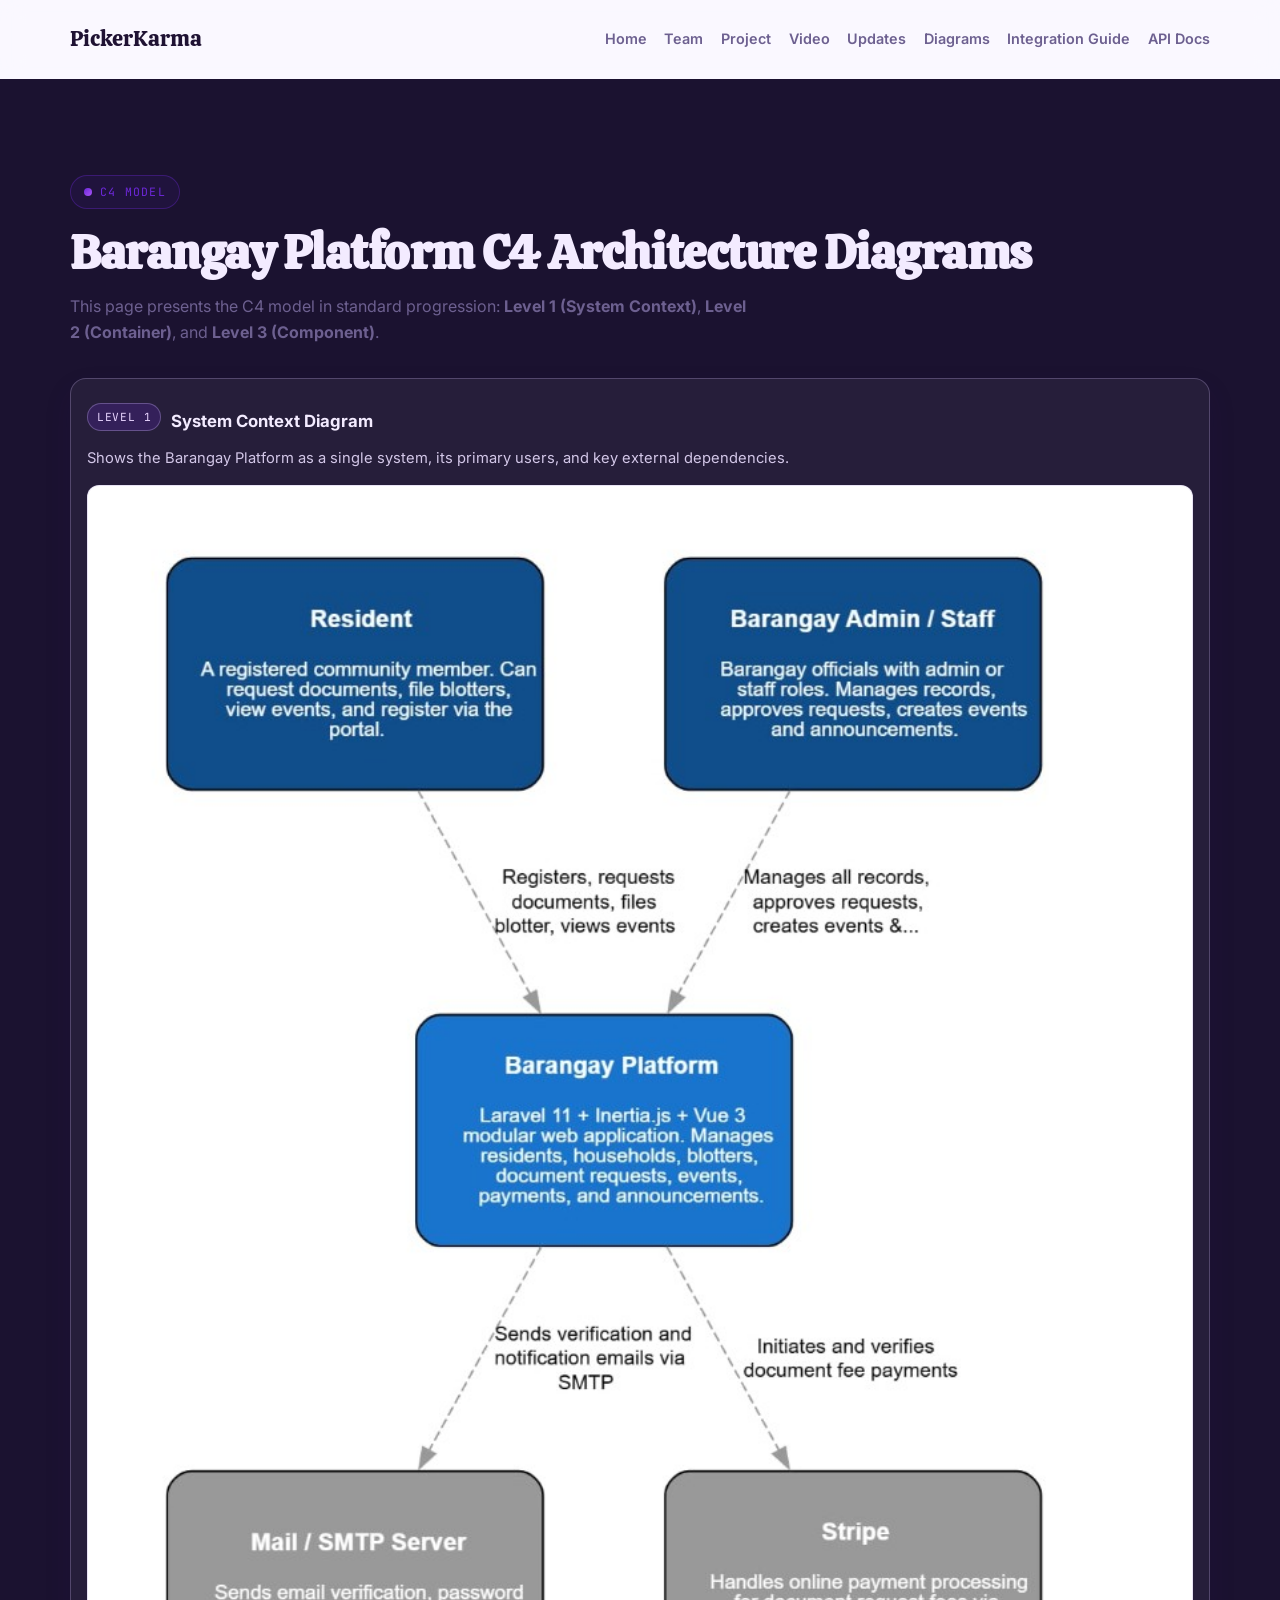
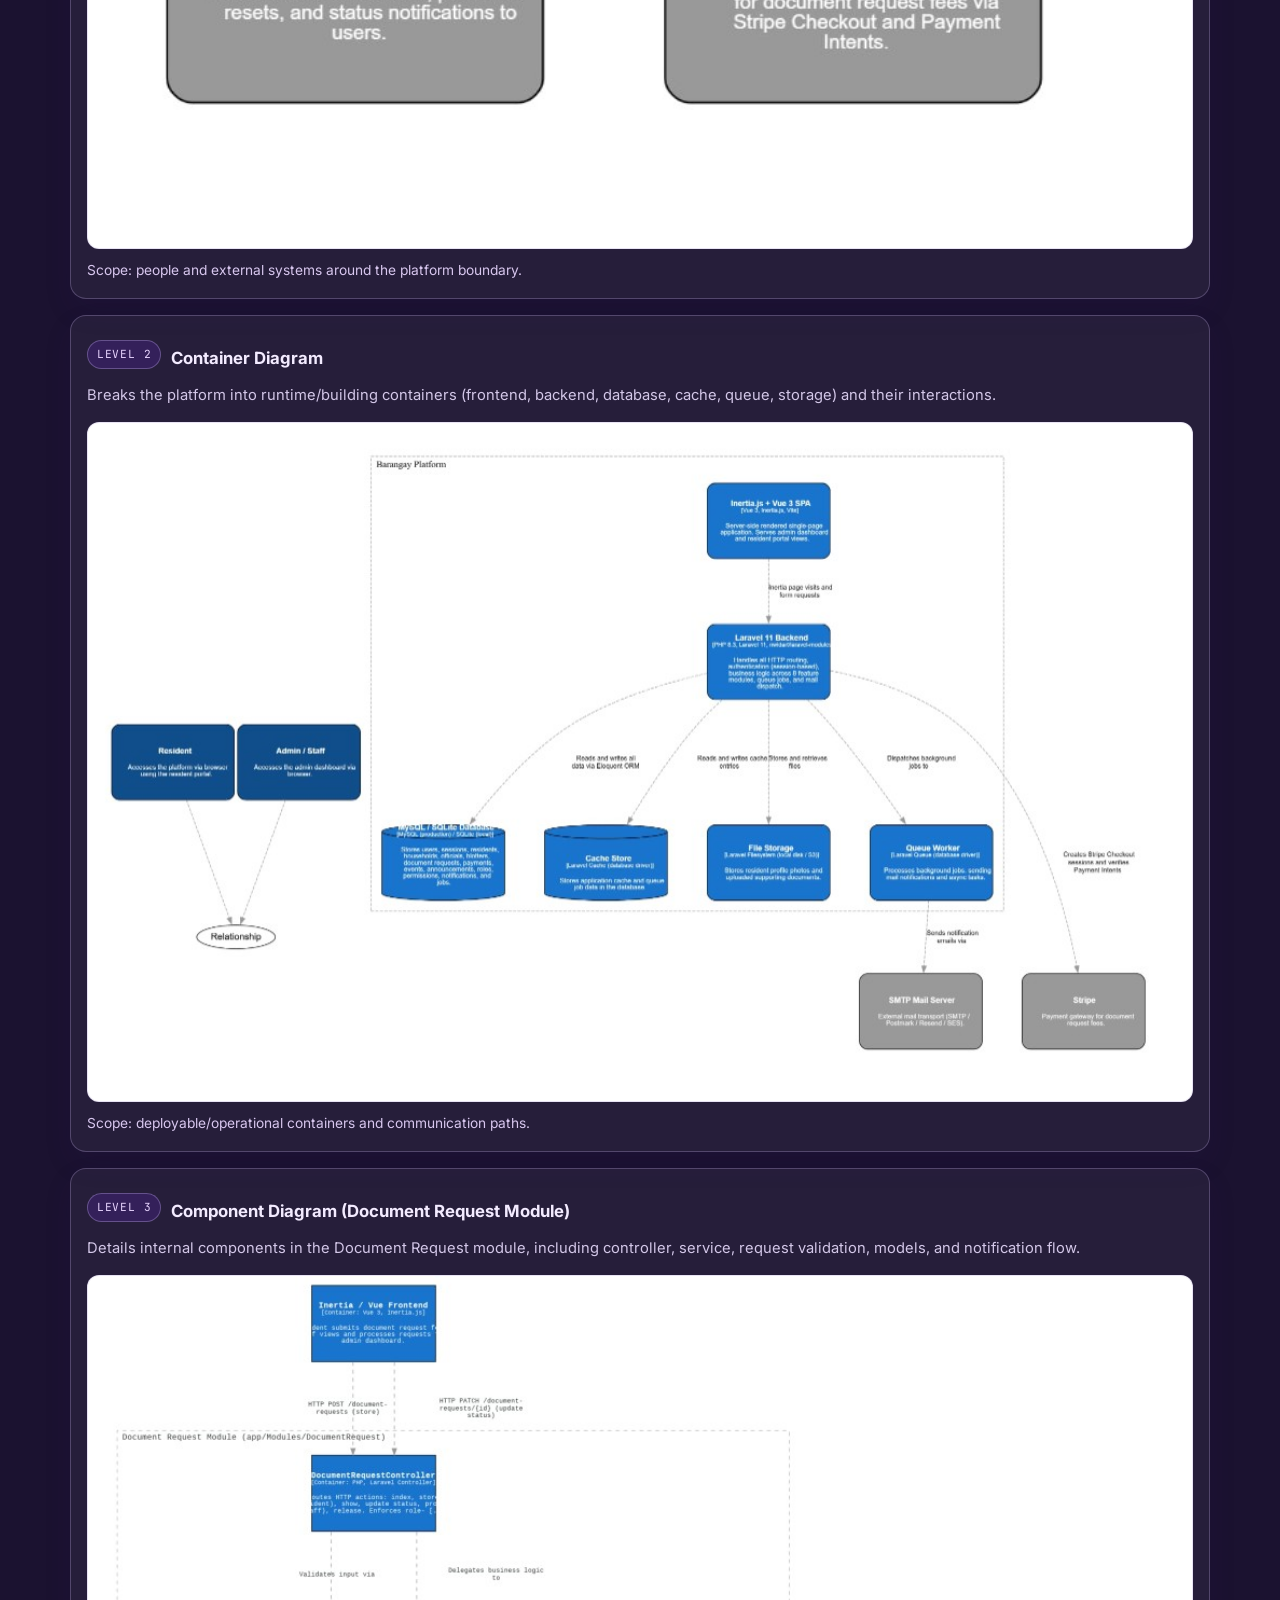
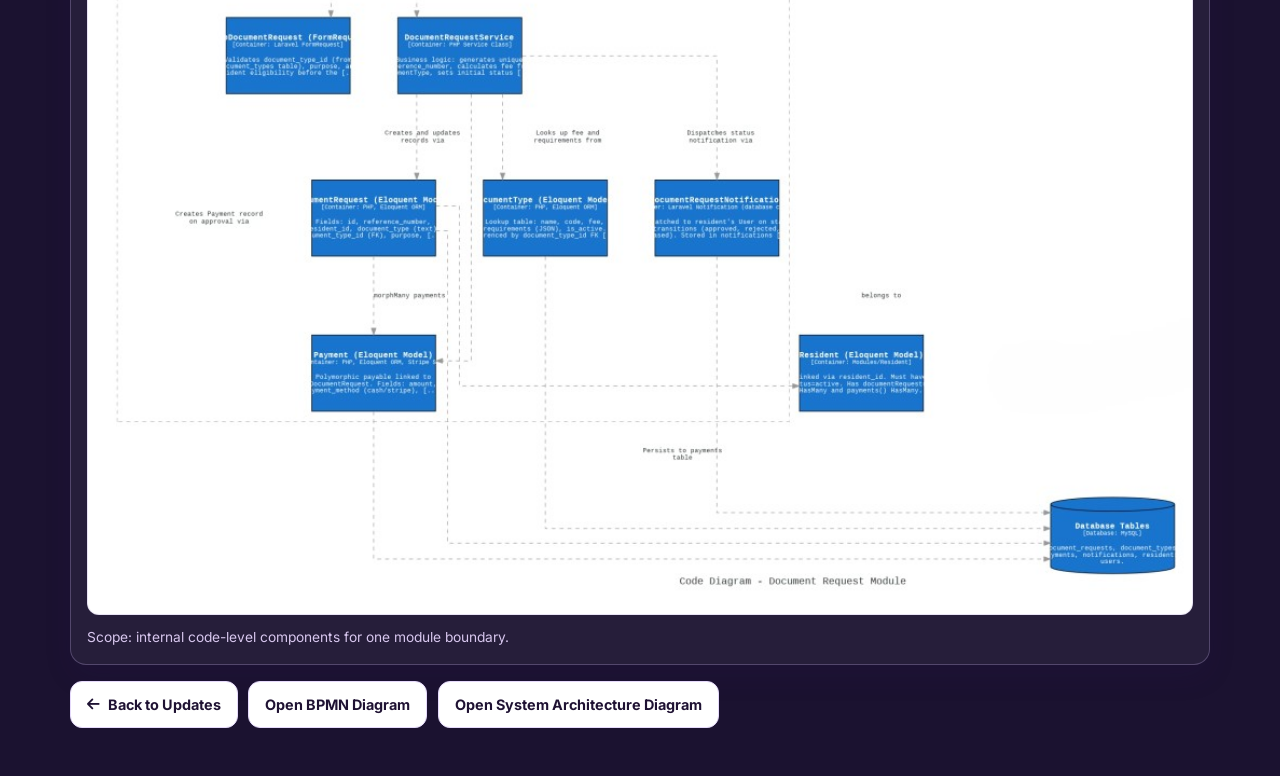
<file: c4-diagrams.html>
<!DOCTYPE html>
<html lang="en">
<head>
    <meta charset="UTF-8">
    <meta name="viewport" content="width=device-width, initial-scale=1.0">
    <title>PickerKarma - C4 Diagrams</title>
    <link rel="preconnect" href="https://fonts.googleapis.com">
    <link rel="preconnect" href="https://fonts.gstatic.com" crossorigin>
    <link href="https://fonts.googleapis.com/css2?family=Calistoga&family=Inter:wght@400;500;600;700;800&family=JetBrains+Mono:wght@400;500&display=swap" rel="stylesheet">
    <link rel="stylesheet" href="https://cdnjs.cloudflare.com/ajax/libs/font-awesome/6.5.2/css/all.min.css" crossorigin="anonymous" referrerpolicy="no-referrer">
    <link rel="stylesheet" href="app.css">
    <style>
        .c4-page {
            min-height: 100vh;
            background: #1b1230;
            color: #f3ebff;
            padding: 6rem 0 3rem;
        }

        .c4-shell {
            border: 1px solid rgba(216, 196, 255, 0.25);
            border-radius: 16px;
            background: rgba(255, 255, 255, 0.05);
            box-shadow: var(--shadow-md);
            padding: 1rem;
            margin-top: 1rem;
        }

        .c4-level-tag {
            display: inline-flex;
            align-items: center;
            padding: 0.25rem 0.55rem;
            border-radius: 999px;
            border: 1px solid rgba(216, 196, 255, 0.3);
            color: #e9d5ff;
            background: rgba(109, 40, 217, 0.2);
            font-family: "JetBrains Mono", monospace;
            font-size: 0.7rem;
            letter-spacing: 0.07em;
            text-transform: uppercase;
        }

        .c4-title-row {
            display: flex;
            align-items: center;
            gap: 0.6rem;
            flex-wrap: wrap;
            margin-bottom: 0.4rem;
        }

        .c4-subtext {
            margin: 0 0 0.9rem;
            color: #d3c7e8;
            font-size: 0.92rem;
        }

        .c4-image-wrap {
            border-radius: 12px;
            overflow: hidden;
            border: 1px solid rgba(216, 196, 255, 0.22);
            background: #ecebf0;
        }

        .c4-image {
            width: 100%;
            display: block;
            height: auto;
        }

        .c4-caption {
            margin: 0.65rem 0 0;
            color: #d8c7ef;
            font-size: 0.86rem;
        }

        .c4-nav-links {
            margin-top: 1rem;
            display: flex;
            flex-wrap: wrap;
            gap: 0.65rem;
        }
    </style>
</head>
<body class="page-home">
    <header class="site-header" id="siteHeader">
        <div class="container header-inner">
            <a class="brand" href="index.html#home">PickerKarma</a>
            <button class="menu-toggle" id="menuToggle" aria-label="Toggle navigation" aria-expanded="false" aria-controls="siteNav">
                <i class="fa-solid fa-bars" aria-hidden="true"></i>
            </button>
            <nav class="nav" id="siteNav" aria-label="Main navigation">
                <a class="nav-link" href="index.html#home">Home</a>
                <a class="nav-link" href="index.html#team">Team</a>
                <a class="nav-link" href="index.html#project">Project</a>
                <a class="nav-link" href="index.html#video">Video</a>
                <a class="nav-link" href="index.html#updates">Updates</a>
                <a class="nav-link" href="c4-diagrams.html">Diagrams</a>
                <a class="nav-link" href="integration-guidelines.html">Integration Guide</a>
                <a class="nav-link" href="api-docs.html">API Docs</a>
            </nav>
        </div>
    </header>

    <main class="c4-page">
        <section class="container">
            <div class="section-head reveal">
                <div class="section-label">
                    <span class="label-dot pulsing-dot"></span>
                    <span>C4 Model</span>
                </div>
                <h2>Barangay Platform C4 Architecture Diagrams</h2>
                <p>
                    This page presents the C4 model in standard progression: <strong>Level 1 (System Context)</strong>,
                    <strong>Level 2 (Container)</strong>, and <strong>Level 3 (Component)</strong>.
                </p>
            </div>

            <article class="c4-shell reveal">
                <div class="c4-title-row">
                    <span class="c4-level-tag">Level 1</span>
                    <h3>System Context Diagram</h3>
                </div>
                <p class="c4-subtext">
                    Shows the Barangay Platform as a single system, its primary users, and key external dependencies.
                </p>
                <div class="c4-image-wrap">
                    <img class="c4-image" src="assets/c4-system-context.png" alt="C4 Level 1 System Context diagram showing Resident, Barangay Admin/Staff, Barangay Platform, SMTP server, and Stripe relationships.">
                </div>
                <p class="c4-caption">Scope: people and external systems around the platform boundary.</p>
            </article>

            <article class="c4-shell reveal">
                <div class="c4-title-row">
                    <span class="c4-level-tag">Level 2</span>
                    <h3>Container Diagram</h3>
                </div>
                <p class="c4-subtext">
                    Breaks the platform into runtime/building containers (frontend, backend, database, cache, queue, storage) and their interactions.
                </p>
                <div class="c4-image-wrap">
                    <img class="c4-image" src="assets/c4-container.png" alt="C4 Level 2 Container diagram for Barangay Platform with frontend, Laravel backend, MySQL database, cache, queue worker, storage, SMTP, and Stripe.">
                </div>
                <p class="c4-caption">Scope: deployable/operational containers and communication paths.</p>
            </article>

            <article class="c4-shell reveal">
                <div class="c4-title-row">
                    <span class="c4-level-tag">Level 3</span>
                    <h3>Component Diagram (Document Request Module)</h3>
                </div>
                <p class="c4-subtext">
                    Details internal components in the Document Request module, including controller, service, request validation, models, and notification flow.
                </p>
                <div class="c4-image-wrap">
                    <img class="c4-image" src="assets/c4-component.png" alt="C4 Level 3 Component diagram for Document Request module with controller, service, request object, domain models, notifications, and database tables.">
                </div>
                <p class="c4-caption">Scope: internal code-level components for one module boundary.</p>
            </article>

            <div class="c4-nav-links reveal">
                <a class="btn btn-outline" href="index.html#updates"><i class="fa-solid fa-arrow-left"></i> Back to Updates</a>
                <a class="btn btn-outline" href="bpmn-diagram.html">Open BPMN Diagram</a>
                <a class="btn btn-outline" href="system-architecture.html">Open System Architecture Diagram</a>
            </div>
        </section>
    </main>

    <script src="app.js" defer></script>
</body>
</html>
</file>
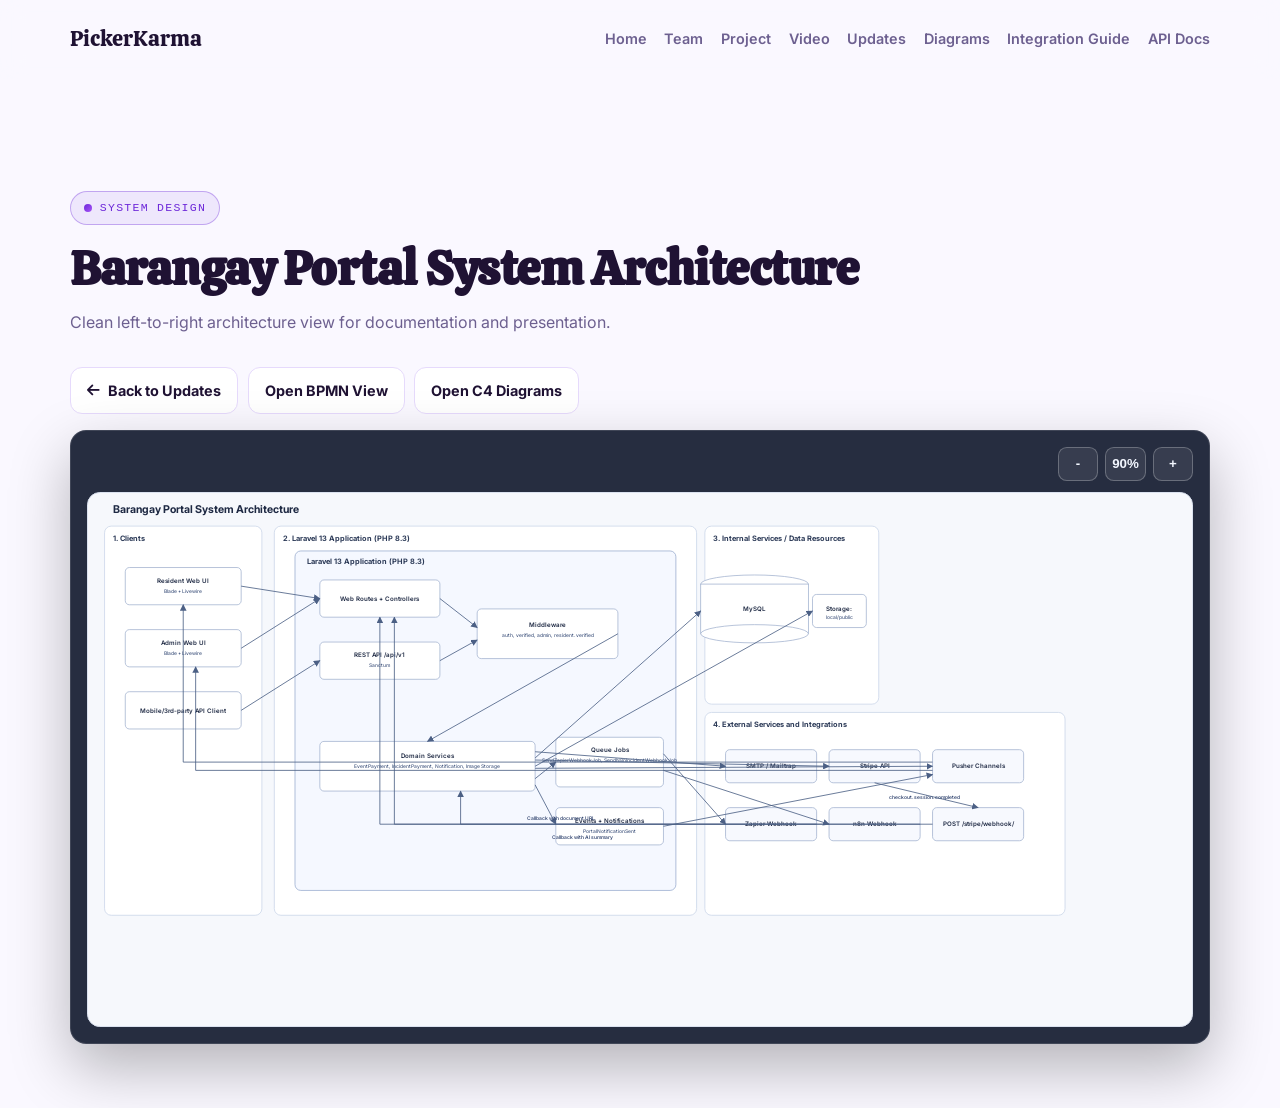
<file: system-architecture.html>
<!DOCTYPE html>
<html lang="en">
<head>
    <meta charset="UTF-8">
    <meta name="viewport" content="width=device-width, initial-scale=1.0">
    <title>PickerKarma - System Architecture</title>
    <link rel="preconnect" href="https://fonts.googleapis.com">
    <link rel="preconnect" href="https://fonts.gstatic.com" crossorigin>
    <link href="https://fonts.googleapis.com/css2?family=Calistoga&family=Inter:wght@400;500;600;700;800&display=swap" rel="stylesheet">
    <link rel="stylesheet" href="https://cdnjs.cloudflare.com/ajax/libs/font-awesome/6.5.2/css/all.min.css" crossorigin="anonymous" referrerpolicy="no-referrer">
    <link rel="stylesheet" href="app.css">
    <style>
        .diagram-page {
            min-height: 100vh;
            background: var(--surface-900);
            color: var(--text-100);
            padding: 7rem 0 4rem;
        }
        .diagram-shell {
            background: rgba(20, 28, 48, 0.92);
            border: 1px solid rgba(255, 255, 255, 0.12);
            border-radius: 1rem;
            padding: 1rem;
            box-shadow: 0 24px 60px rgba(0, 0, 0, 0.28);
            overflow: hidden;
        }
        .diagram-actions {
            margin: 0 0 1rem;
            display: flex;
            gap: 0.6rem;
            flex-wrap: wrap;
        }
        .diagram-toolbar {
            display: flex;
            justify-content: flex-end;
            gap: 0.45rem;
            margin-bottom: 0.7rem;
        }
        .zoom-btn {
            border: 1px solid rgba(255, 255, 255, 0.25);
            background: rgba(255, 255, 255, 0.08);
            color: #f3f7ff;
            border-radius: 0.55rem;
            min-width: 40px;
            height: 34px;
            font-weight: 700;
            cursor: pointer;
        }
        .zoom-btn:hover {
            background: rgba(255, 255, 255, 0.16);
        }
        .arch-svg {
            display: block;
            width: 100%;
            min-width: 0;
            height: auto;
            background: #f6f8fc;
            border-radius: 0.8rem;
            border: 1px solid #dbe2ef;
            user-select: none;
        }
    </style>
</head>
<body class="page-home">
    <header class="site-header" id="siteHeader">
        <div class="container header-inner">
            <a class="brand" href="index.html#home">PickerKarma</a>
            <button class="menu-toggle" id="menuToggle" aria-label="Toggle navigation" aria-expanded="false" aria-controls="siteNav">
                <i class="fa-solid fa-bars" aria-hidden="true"></i>
            </button>
            <nav class="nav" id="siteNav" aria-label="Main navigation">
                <a class="nav-link" href="index.html#home">Home</a>
                <a class="nav-link" href="index.html#team">Team</a>
                <a class="nav-link" href="index.html#project">Project</a>
                <a class="nav-link" href="index.html#video">Video</a>
                <a class="nav-link" href="index.html#updates">Updates</a>
                <a class="nav-link" href="c4-diagrams.html">Diagrams</a>
                <a class="nav-link" href="integration-guidelines.html">Integration Guide</a>
                <a class="nav-link" href="api-docs.html">API Docs</a>
            </nav>
        </div>
    </header>

    <main class="diagram-page">
        <section class="container">
            <div class="section-head reveal">
                <div class="section-label">
                    <span class="label-dot pulsing-dot"></span>
                    <span>System Design</span>
                </div>
                <h2>Barangay Portal System Architecture</h2>
                <p>Clean left-to-right architecture view for documentation and presentation.</p>
            </div>

            <div class="diagram-actions reveal">
                <a class="btn btn-outline" href="index.html#updates"><i class="fa-solid fa-arrow-left"></i> Back to Updates</a>
                <a class="btn btn-outline" href="bpmn-diagram.html">Open BPMN View</a>
                <a class="btn btn-outline" href="c4-diagrams.html">Open C4 Diagrams</a>
            </div>

            <div class="diagram-shell reveal">
                <div class="diagram-toolbar" aria-label="Diagram controls">
                    <button class="zoom-btn" id="zoomOutBtn" type="button" aria-label="Zoom out">-</button>
                    <button class="zoom-btn" id="zoomResetBtn" type="button" aria-label="Reset zoom">90%</button>
                    <button class="zoom-btn" id="zoomInBtn" type="button" aria-label="Zoom in">+</button>
                </div>
                <svg id="archSvg" class="arch-svg" viewBox="0 0 2400 1160" role="img" aria-label="Barangay Portal System Architecture diagram">
                    <defs>
                        <marker id="arrowHead" viewBox="0 0 10 10" refX="9" refY="5" markerWidth="8" markerHeight="8" orient="auto-start-reverse">
                            <path d="M 0 0 L 10 5 L 0 10 z" fill="#4c6085"></path>
                        </marker>
                        <style>
                            .title { font: 700 26px Inter, sans-serif; fill: #1f2a44; }
                            .group-title { font: 700 18px Inter, sans-serif; fill: #2d3b58; }
                            .node-title { font: 600 15px Inter, sans-serif; fill: #1f2a44; text-anchor: middle; }
                            .node-sub { font: 500 12px Inter, sans-serif; fill: #4a5d84; text-anchor: middle; }
                            .group-box { fill: #ffffff; stroke: #ccd7ea; stroke-width: 2; rx: 16; }
                            .laravel-box { fill: #f5f8ff; stroke: #9eb0d1; stroke-width: 2; rx: 14; }
                            .node { fill: #ffffff; stroke: #9fb0ce; stroke-width: 1.8; rx: 10; }
                            .external { fill: #f7f9fe; }
                            .db-body { fill: #ffffff; stroke: #9fb0ce; stroke-width: 1.8; }
                            .line { fill: none; stroke: #4c6085; stroke-width: 2; marker-end: url(#arrowHead); }
                            .label { font: 600 12px Inter, sans-serif; fill: #3e5078; }
                        </style>
                    </defs>

                    <text class="title" x="60" y="48">Barangay Portal System Architecture</text>

                    <rect class="group-box" x="40" y="80" width="380" height="940"></rect>
                    <text class="group-title" x="60" y="115">1. Clients</text>

                    <rect class="group-box" x="450" y="80" width="1020" height="940"></rect>
                    <text class="group-title" x="470" y="115">2. Laravel 13 Application (PHP 8.3)</text>

                    <rect class="group-box" x="1490" y="80" width="420" height="430"></rect>
                    <text class="group-title" x="1510" y="115">3. Internal Services / Data Resources</text>

                    <rect class="group-box" x="1490" y="530" width="870" height="490"></rect>
                    <text class="group-title" x="1510" y="565">4. External Services and Integrations</text>

                    <rect class="node" x="90" y="180" width="280" height="90"></rect>
                    <text class="node-title" x="230" y="217">Resident Web UI</text>
                    <text class="node-sub" x="230" y="242">Blade + Livewire</text>

                    <rect class="node" x="90" y="330" width="280" height="90"></rect>
                    <text class="node-title" x="230" y="367">Admin Web UI</text>
                    <text class="node-sub" x="230" y="392">Blade + Livewire</text>

                    <rect class="node" x="90" y="480" width="280" height="90"></rect>
                    <text class="node-title" x="230" y="532">Mobile/3rd-party API Client</text>

                    <rect class="laravel-box" x="500" y="140" width="920" height="820"></rect>
                    <text class="group-title" x="530" y="172">Laravel 13 Application (PHP 8.3)</text>

                    <rect class="node" x="560" y="210" width="290" height="90"></rect>
                    <text class="node-title" x="705" y="262">Web Routes + Controllers</text>

                    <rect class="node" x="560" y="360" width="290" height="90"></rect>
                    <text class="node-title" x="705" y="395">REST API /api/v1</text>
                    <text class="node-sub" x="705" y="420">Sanctum</text>

                    <rect class="node" x="940" y="280" width="340" height="120"></rect>
                    <text class="node-title" x="1110" y="323">Middleware</text>
                    <text class="node-sub" x="1110" y="348">auth, verified, admin, resident.verified</text>

                    <rect class="node" x="560" y="600" width="520" height="120"></rect>
                    <text class="node-title" x="820" y="640">Domain Services</text>
                    <text class="node-sub" x="820" y="665">EventPayment, IncidentPayment, Notification, Image Storage</text>

                    <rect class="node" x="1130" y="590" width="260" height="120"></rect>
                    <text class="node-title" x="1260" y="625">Queue Jobs</text>
                    <text class="node-sub" x="1260" y="650">SendZapierWebhookJob, SendN8nIncidentWebhookJob</text>

                    <rect class="node" x="1130" y="760" width="260" height="90"></rect>
                    <text class="node-title" x="1260" y="797">Events + Notifications</text>
                    <text class="node-sub" x="1260" y="822">PortalNotificationSent</text>

                    <g>
                        <ellipse class="db-body" cx="1610" cy="220" rx="130" ry="22"></ellipse>
                        <rect class="db-body" x="1480" y="220" width="260" height="120"></rect>
                        <ellipse class="db-body" cx="1610" cy="340" rx="130" ry="22"></ellipse>
                        <text class="node-title" x="1610" y="285">MySQL</text>
                    </g>

                    <rect class="node" x="1750" y="245" width="130" height="80"></rect>
                    <text class="node-title" x="1815" y="285">Storage:</text>
                    <text class="node-sub" x="1815" y="305">local/public</text>

                    <rect class="node external" x="1540" y="620" width="220" height="80"></rect>
                    <text class="node-title" x="1650" y="665">SMTP / Mailtrap</text>

                    <rect class="node external" x="1790" y="620" width="220" height="80"></rect>
                    <text class="node-title" x="1900" y="665">Stripe API</text>

                    <rect class="node external" x="2040" y="620" width="220" height="80"></rect>
                    <text class="node-title" x="2150" y="665">Pusher Channels</text>

                    <rect class="node external" x="1540" y="760" width="220" height="80"></rect>
                    <text class="node-title" x="1650" y="805">Zapier Webhook</text>

                    <rect class="node external" x="1790" y="760" width="220" height="80"></rect>
                    <text class="node-title" x="1900" y="805">n8n Webhook</text>

                    <rect class="node external" x="2040" y="760" width="220" height="80"></rect>
                    <text class="node-title" x="2150" y="805">POST /stripe/webhook/</text>

                    <path class="line" d="M370 225 L560 255"></path>
                    <path class="line" d="M370 375 L560 255"></path>
                    <path class="line" d="M370 525 L560 405"></path>

                    <path class="line" d="M850 255 L940 325"></path>
                    <path class="line" d="M850 405 L940 355"></path>
                    <path class="line" d="M1280 340 L820 600"></path>

                    <path class="line" d="M1080 640 L1480 285"></path>
                    <path class="line" d="M1080 660 L1750 285"></path>
                    <path class="line" d="M1080 625 L1540 660"></path>
                    <path class="line" d="M1080 645 L1790 660"></path>
                    <path class="line" d="M1080 665 L2040 660"></path>
                    <path class="line" d="M1080 690 L1130 650"></path>
                    <path class="line" d="M1080 705 L1130 800"></path>

                    <path class="line" d="M1390 630 L1540 800"></path>
                    <path class="line" d="M1390 670 L1790 800"></path>

                    <path class="line" d="M1760 800 L705 800 L705 300"></path>
                    <text class="label" x="1060" y="790">Callback with document URL</text>
                    <path class="line" d="M2010 800 L740 800 L740 300"></path>
                    <text class="label" x="1120" y="835">Callback with AI summary</text>

                    <path class="line" d="M1900 700 L2150 760"></path>
                    <text class="label" x="1935" y="740">checkout.session.completed</text>
                    <path class="line" d="M2040 800 L900 800 L900 720"></path>

                    <path class="line" d="M1390 805 L2040 680"></path>
                    <path class="line" d="M2040 650 L230 650 L230 270"></path>
                    <path class="line" d="M2040 670 L260 670 L260 420"></path>
                </svg>
            </div>
        </section>
    </main>

    <script src="app.js" defer></script>
    <script>
        (function () {
            const svg = document.getElementById("archSvg");
            const zoomInBtn = document.getElementById("zoomInBtn");
            const zoomOutBtn = document.getElementById("zoomOutBtn");
            const zoomResetBtn = document.getElementById("zoomResetBtn");
            if (!svg) return;

            const initialViewBox = { x: 0, y: 0, width: 2400, height: 1160 };
            let currentZoom = 0.9;

            function renderViewBox() {
                const width = initialViewBox.width / currentZoom;
                const height = initialViewBox.height / currentZoom;
                const maxX = initialViewBox.width - width;
                const maxY = initialViewBox.height - height;
                const x = Math.max(0, Math.min(viewBox.x, maxX));
                const y = Math.max(0, Math.min(viewBox.y, maxY));
                viewBox.x = x;
                viewBox.y = y;
                viewBox.width = width;
                viewBox.height = height;
                svg.setAttribute("viewBox", `${x} ${y} ${width} ${height}`);
                if (zoomResetBtn) zoomResetBtn.textContent = `${Math.round(currentZoom * 100)}%`;
            }

            function setZoom(next) {
                const bounded = Math.max(0.5, Math.min(2.2, next));
                const cx = viewBox.x + viewBox.width / 2;
                const cy = viewBox.y + viewBox.height / 2;
                currentZoom = bounded;
                viewBox.width = initialViewBox.width / currentZoom;
                viewBox.height = initialViewBox.height / currentZoom;
                viewBox.x = cx - viewBox.width / 2;
                viewBox.y = cy - viewBox.height / 2;
                renderViewBox();
            }

            const viewBox = { ...initialViewBox };
            setZoom(0.9);
            viewBox.x = 0;
            viewBox.y = 0;
            renderViewBox();

            if (zoomInBtn) zoomInBtn.addEventListener("click", () => setZoom(currentZoom + 0.1));
            if (zoomOutBtn) zoomOutBtn.addEventListener("click", () => setZoom(currentZoom - 0.1));
            if (zoomResetBtn) {
                zoomResetBtn.addEventListener("click", () => {
                    currentZoom = 0.9;
                    viewBox.x = 0;
                    viewBox.y = 0;
                    renderViewBox();
                });
            }

            let dragging = false;
            let start = { x: 0, y: 0 };
            let startBox = { x: 0, y: 0 };
            svg.style.cursor = "grab";

            svg.addEventListener("mousedown", (e) => {
                if (e.button !== 0) return;
                dragging = true;
                start = { x: e.clientX, y: e.clientY };
                startBox = { x: viewBox.x, y: viewBox.y };
                svg.style.cursor = "grabbing";
            });

            window.addEventListener("mouseup", () => {
                dragging = false;
                svg.style.cursor = "grab";
            });

            window.addEventListener("mousemove", (e) => {
                if (!dragging) return;
                const dx = (e.clientX - start.x) * (viewBox.width / svg.clientWidth);
                const dy = (e.clientY - start.y) * (viewBox.height / svg.clientHeight);
                viewBox.x = startBox.x - dx;
                viewBox.y = startBox.y - dy;
                renderViewBox();
            });
        })();
    </script>
</body>
</html>
</file>
<file: app.css>
@import url("./integration-guidelines.css");
@import url("./style.css");

body.page-home {
    overflow-x: hidden;
}

body.page-docs {
    overflow-x: hidden;
}
</file>
